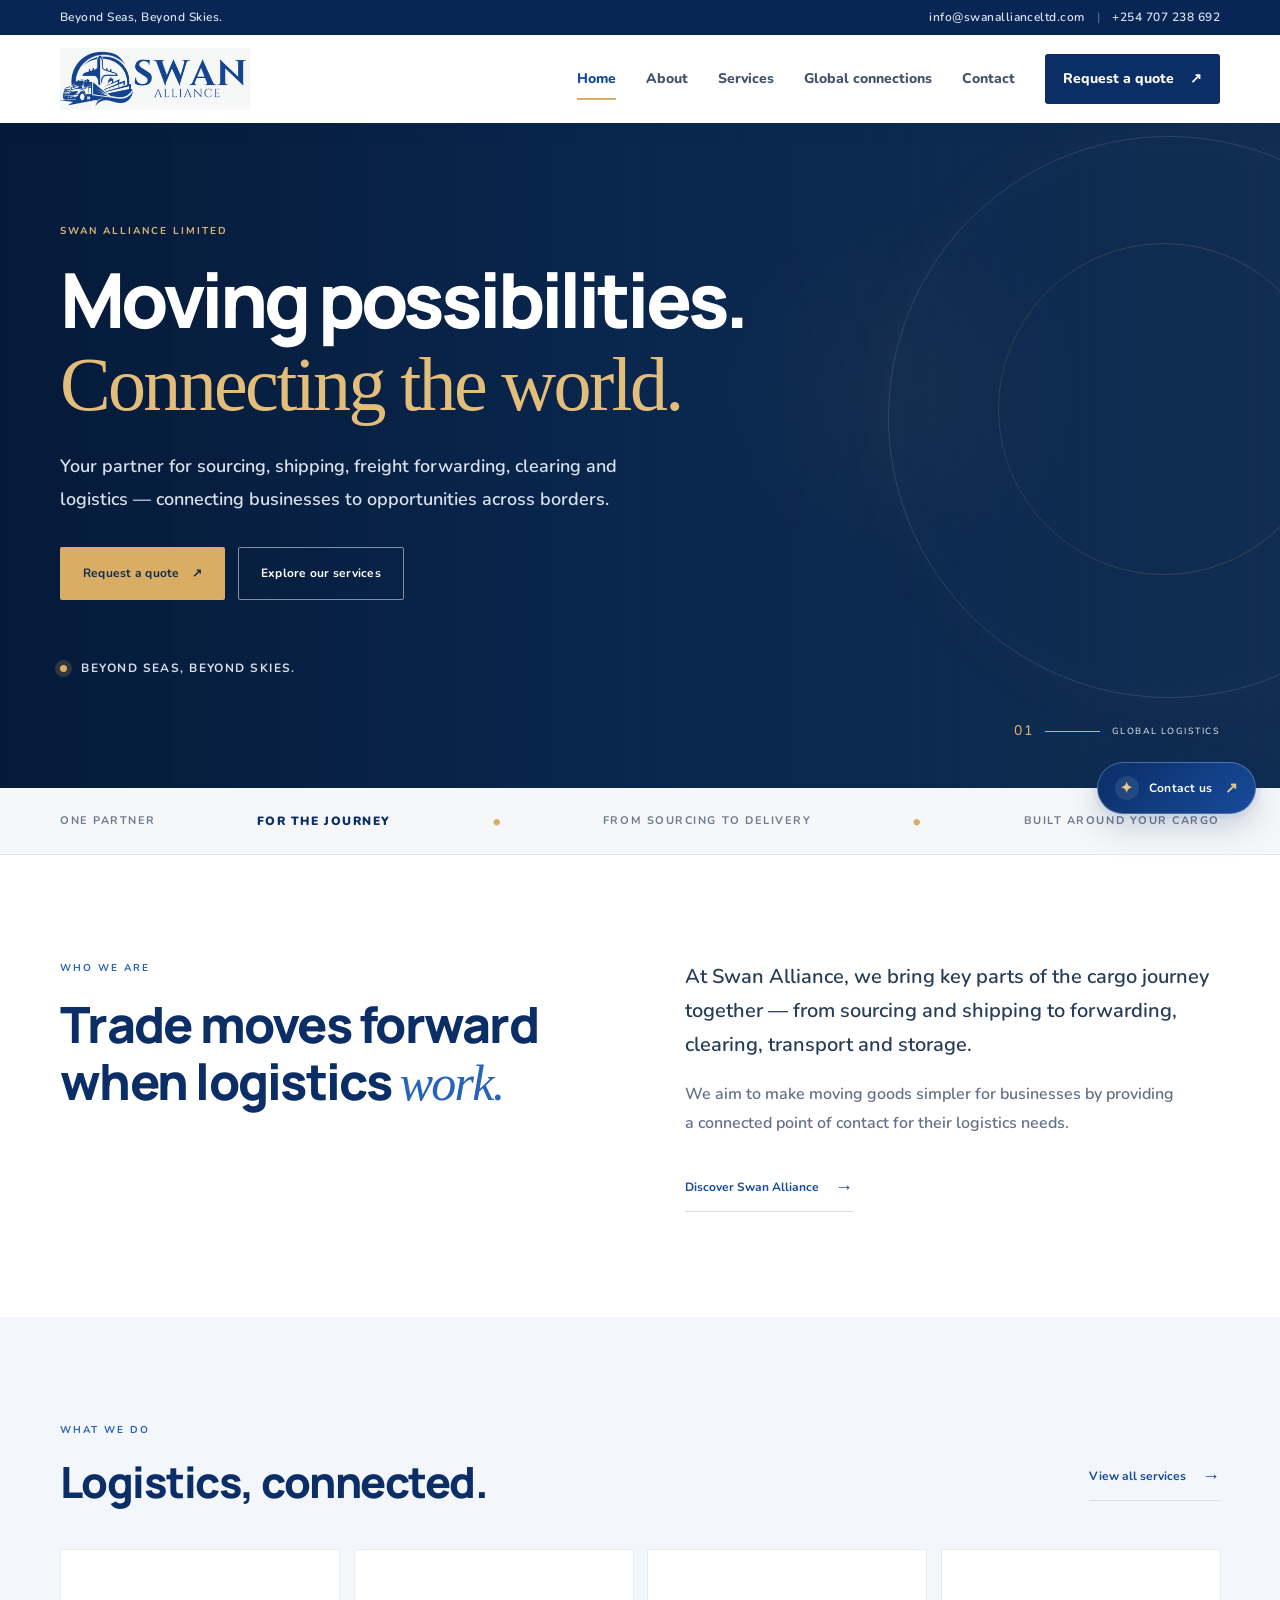
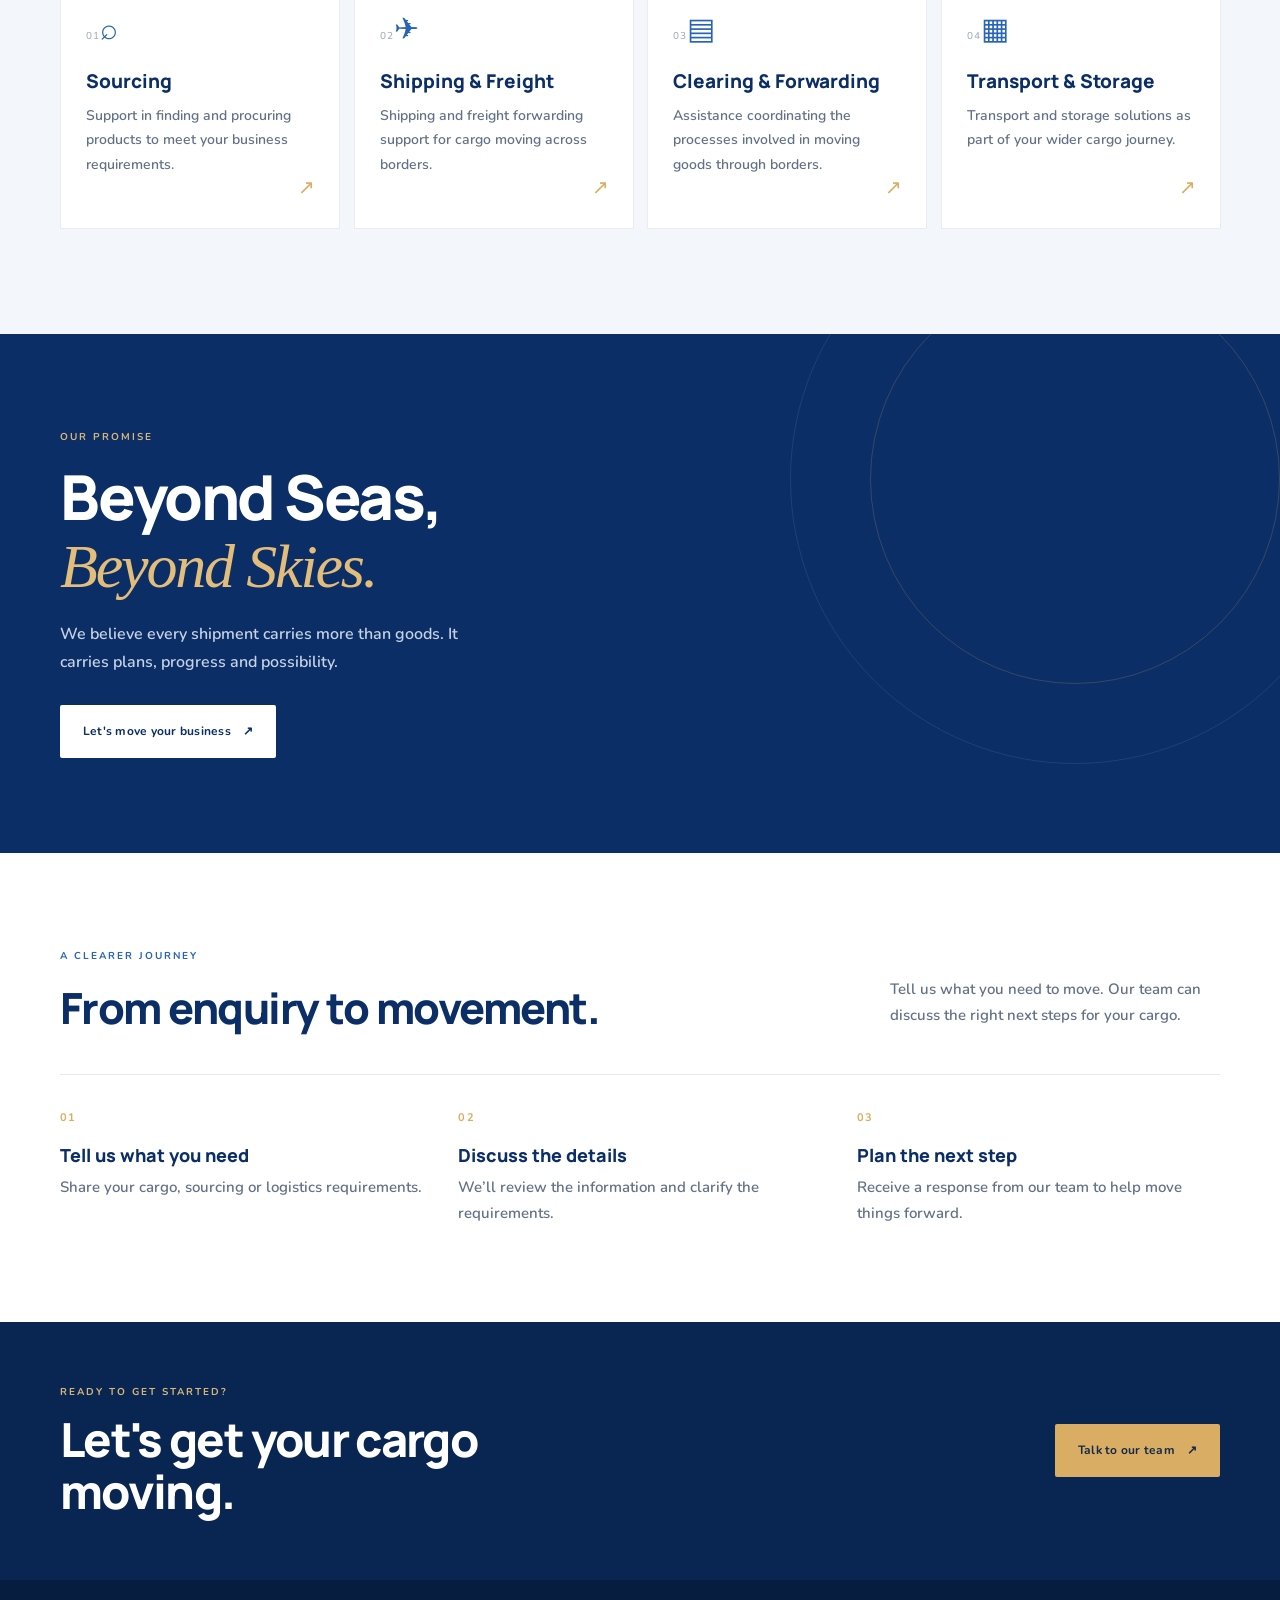
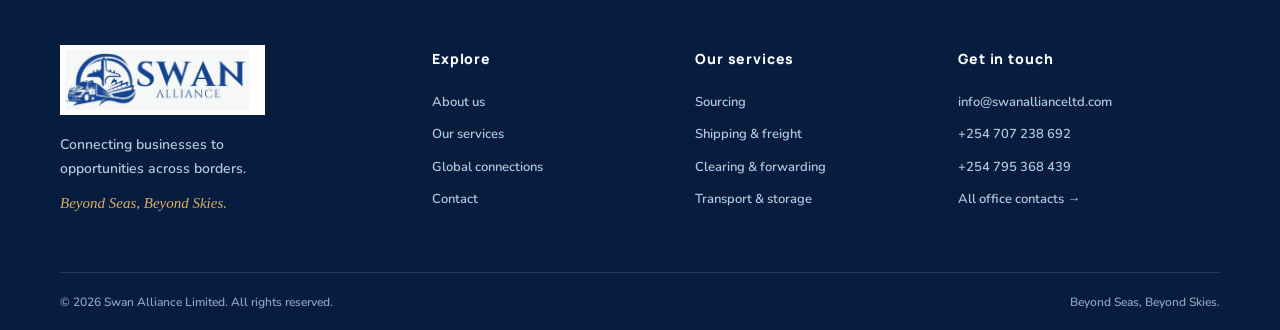
<file: index.html>
<!DOCTYPE html>
<html lang="en">
<head>
  <meta charset="UTF-8"><meta name="viewport" content="width=device-width, initial-scale=1.0">
  <meta name="description" content="Swan Alliance Limited — transport, storage, logistics, sourcing, shipping, forwarding and clearing. Beyond Seas, Beyond Skies.">
  <title>Swan Alliance Limited | Beyond Seas, Beyond Skies</title>
  <link rel="preconnect" href="https://fonts.googleapis.com"><link rel="preconnect" href="https://fonts.gstatic.com" crossorigin>
  <link href="https://fonts.googleapis.com/css2?family=Manrope:wght@400;500;600;700;800&family=Nunito:wght@400;500;600;700;800;900&display=swap" rel="stylesheet">
  <link rel="stylesheet" href="assets/style.css">
</head>
<body>
<div id="site-header"></div>
<main>
  <section class="hero hero-home">
    <div class="hero-shade"></div>
    <div class="container hero-content">
      <p class="eyebrow light">SWAN ALLIANCE LIMITED</p>
      <h1>Moving possibilities.<br><span>Connecting the world.</span></h1>
      <p class="hero-lead">Your partner for sourcing, shipping, freight forwarding, clearing and logistics — connecting businesses to opportunities across borders.</p>
      <div class="hero-actions"><a class="btn btn-gold" href="contact.html#quote">Request a quote <span>↗</span></a><a class="btn btn-outline-light" href="services.html">Explore our services</a></div>
      <div class="hero-note"><span class="pulse"></span> Beyond Seas, Beyond Skies.</div>
    </div>
    <div class="hero-index"><span>01</span><span class="index-line"></span><span>GLOBAL LOGISTICS</span></div>
  </section>

  <section class="trust-strip"><div class="container trust-inner"><span>ONE PARTNER</span><b>FOR THE JOURNEY</b><span class="trust-dot">•</span><span>FROM SOURCING TO DELIVERY</span><span class="trust-dot">•</span><span>BUILT AROUND YOUR CARGO</span></div></section>

  <section class="section intro-section">
    <div class="container two-col intro-grid">
      <div><p class="eyebrow">WHO WE ARE</p><h2>Trade moves forward<br>when logistics <em>work.</em></h2></div>
      <div class="intro-copy"><p class="large-copy">At Swan Alliance, we bring key parts of the cargo journey together — from sourcing and shipping to forwarding, clearing, transport and storage.</p><p>We aim to make moving goods simpler for businesses by providing a connected point of contact for their logistics needs.</p><a class="text-link" href="about.html">Discover Swan Alliance <span>→</span></a></div>
    </div>
  </section>

  <section class="section services-preview">
    <div class="container">
      <div class="section-heading"><div><p class="eyebrow">WHAT WE DO</p><h2>Logistics, connected.</h2></div><a class="text-link" href="services.html">View all services <span>→</span></a></div>
      <div class="service-grid">
        <a class="service-card" href="services.html#sourcing"><span class="card-number">01</span><div class="service-icon">⌕</div><h3>Sourcing</h3><p>Support in finding and procuring products to meet your business requirements.</p><span class="card-arrow">↗</span></a>
        <a class="service-card" href="services.html#shipping"><span class="card-number">02</span><div class="service-icon">✈</div><h3>Shipping & Freight</h3><p>Shipping and freight forwarding support for cargo moving across borders.</p><span class="card-arrow">↗</span></a>
        <a class="service-card" href="services.html#clearing"><span class="card-number">03</span><div class="service-icon">▤</div><h3>Clearing & Forwarding</h3><p>Assistance coordinating the processes involved in moving goods through borders.</p><span class="card-arrow">↗</span></a>
        <a class="service-card" href="services.html#storage"><span class="card-number">04</span><div class="service-icon">▦</div><h3>Transport & Storage</h3><p>Transport and storage solutions as part of your wider cargo journey.</p><span class="card-arrow">↗</span></a>
      </div>
    </div>
  </section>

  <section class="statement-band"><div class="container statement-inner"><p class="eyebrow light">OUR PROMISE</p><h2>Beyond Seas,<br><em>Beyond Skies.</em></h2><p>We believe every shipment carries more than goods. It carries plans, progress and possibility.</p><a class="btn btn-light" href="contact.html">Let's move your business <span>↗</span></a></div><div class="band-orbit orbit-one"></div><div class="band-orbit orbit-two"></div></section>

  <section class="section process-section"><div class="container"><div class="section-heading"><div><p class="eyebrow">A CLEARER JOURNEY</p><h2>From enquiry to movement.</h2></div><p class="heading-note">Tell us what you need to move. Our team can discuss the right next steps for your cargo.</p></div><div class="process-grid"><div><span>01</span><h3>Tell us what you need</h3><p>Share your cargo, sourcing or logistics requirements.</p></div><div><span>02</span><h3>Discuss the details</h3><p>We’ll review the information and clarify the requirements.</p></div><div><span>03</span><h3>Plan the next step</h3><p>Receive a response from our team to help move things forward.</p></div></div></div></section>
  <section class="cta-section"><div class="container cta-inner"><div><p class="eyebrow light">READY TO GET STARTED?</p><h2>Let's get your cargo<br>moving.</h2></div><a class="btn btn-gold" href="contact.html#quote">Talk to our team <span>↗</span></a></div></section>
</main>
<div id="site-footer"></div><script src="assets/site.js"></script></body></html>
</file>
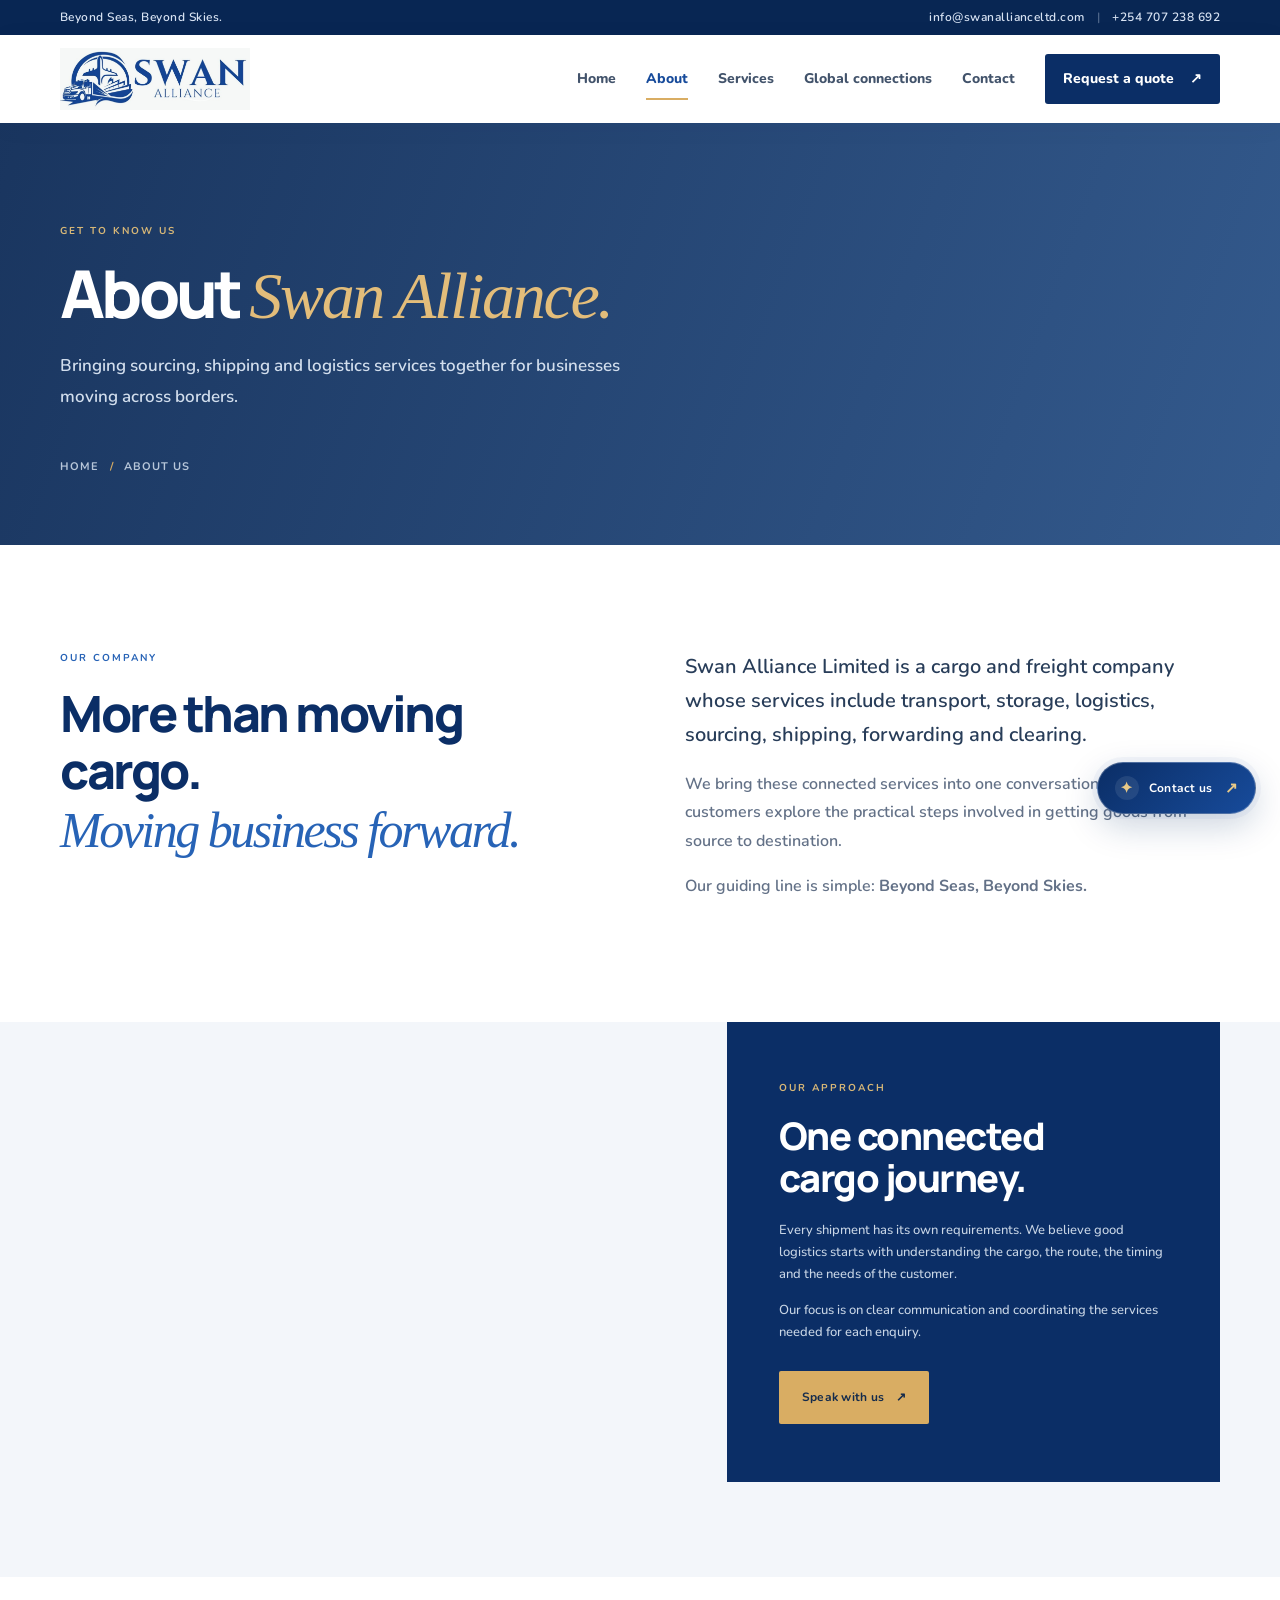
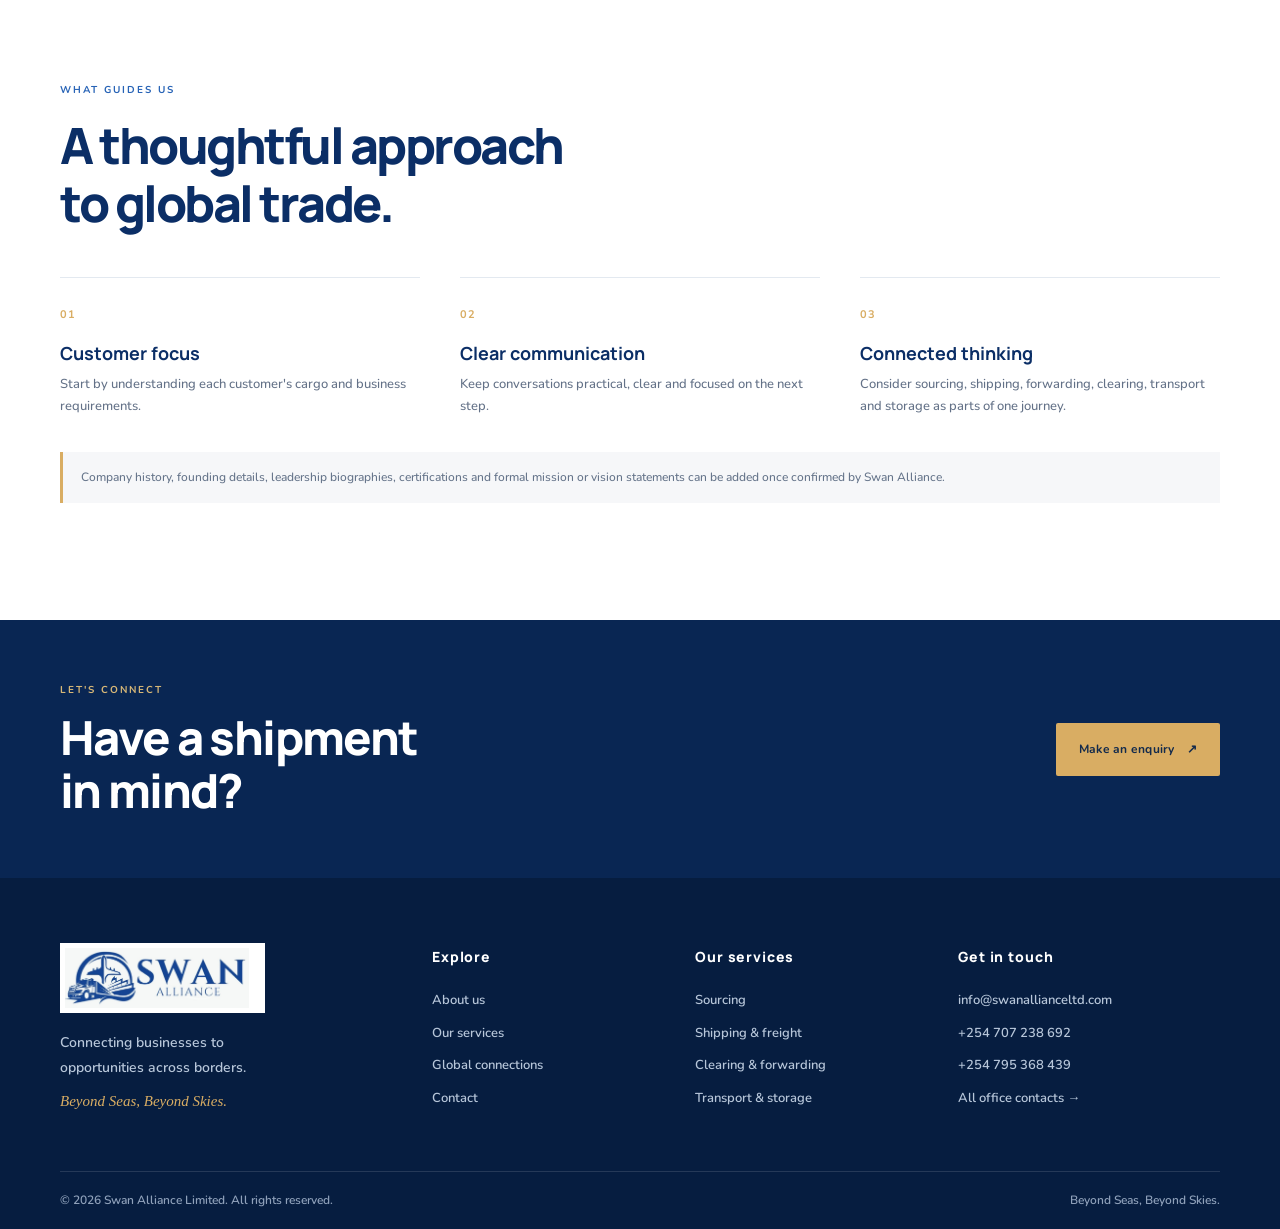
<file: about.html>
<!DOCTYPE html>
<html lang="en"><head><meta charset="UTF-8"><meta name="viewport" content="width=device-width, initial-scale=1.0"><meta name="description" content="Learn about Swan Alliance Limited and our approach to global trade and logistics."><title>About Us | Swan Alliance Limited</title><link rel="preconnect" href="https://fonts.googleapis.com"><link rel="preconnect" href="https://fonts.gstatic.com" crossorigin><link href="https://fonts.googleapis.com/css2?family=Manrope:wght@400;500;600;700;800&family=Nunito:wght@400;500;600;700;800;900&display=swap" rel="stylesheet"><link rel="stylesheet" href="assets/style.css"></head>
<body><div id="site-header"></div><main>
<section class="page-hero"><div class="container"><p class="eyebrow light">GET TO KNOW US</p><h1>About <em>Swan Alliance.</em></h1><p>Bringing sourcing, shipping and logistics services together for businesses moving across borders.</p><div class="breadcrumbs"><a href="index.html">Home</a><span>/</span>About us</div></div></section>
<section class="section"><div class="container two-col about-lead"><div><p class="eyebrow">OUR COMPANY</p><h2>More than moving cargo.<br><em>Moving business forward.</em></h2></div><div><p class="large-copy">Swan Alliance Limited is a cargo and freight company whose services include transport, storage, logistics, sourcing, shipping, forwarding and clearing.</p><p>We bring these connected services into one conversation, helping customers explore the practical steps involved in getting goods from source to destination.</p><p>Our guiding line is simple: <strong>Beyond Seas, Beyond Skies.</strong></p></div></div></section>
<section class="about-image-section"><div class="container image-story"><div class="story-image"></div><div class="story-panel"><p class="eyebrow light">OUR APPROACH</p><h2>One connected<br>cargo journey.</h2><p>Every shipment has its own requirements. We believe good logistics starts with understanding the cargo, the route, the timing and the needs of the customer.</p><p>Our focus is on clear communication and coordinating the services needed for each enquiry.</p><a class="btn btn-gold" href="contact.html">Speak with us <span>↗</span></a></div></div></section>
<section class="section values-section"><div class="container"><p class="eyebrow">WHAT GUIDES US</p><h2>A thoughtful approach<br>to global trade.</h2><div class="value-grid"><article><span>01</span><h3>Customer focus</h3><p>Start by understanding each customer's cargo and business requirements.</p></article><article><span>02</span><h3>Clear communication</h3><p>Keep conversations practical, clear and focused on the next step.</p></article><article><span>03</span><h3>Connected thinking</h3><p>Consider sourcing, shipping, forwarding, clearing, transport and storage as parts of one journey.</p></article></div><p class="disclaimer-note">Company history, founding details, leadership biographies, certifications and formal mission or vision statements can be added once confirmed by Swan Alliance.</p></div></section>
<section class="cta-section"><div class="container cta-inner"><div><p class="eyebrow light">LET'S CONNECT</p><h2>Have a shipment<br>in mind?</h2></div><a class="btn btn-gold" href="contact.html#quote">Make an enquiry <span>↗</span></a></div></section>
</main><div id="site-footer"></div><script src="assets/site.js"></script></body></html>
</file>
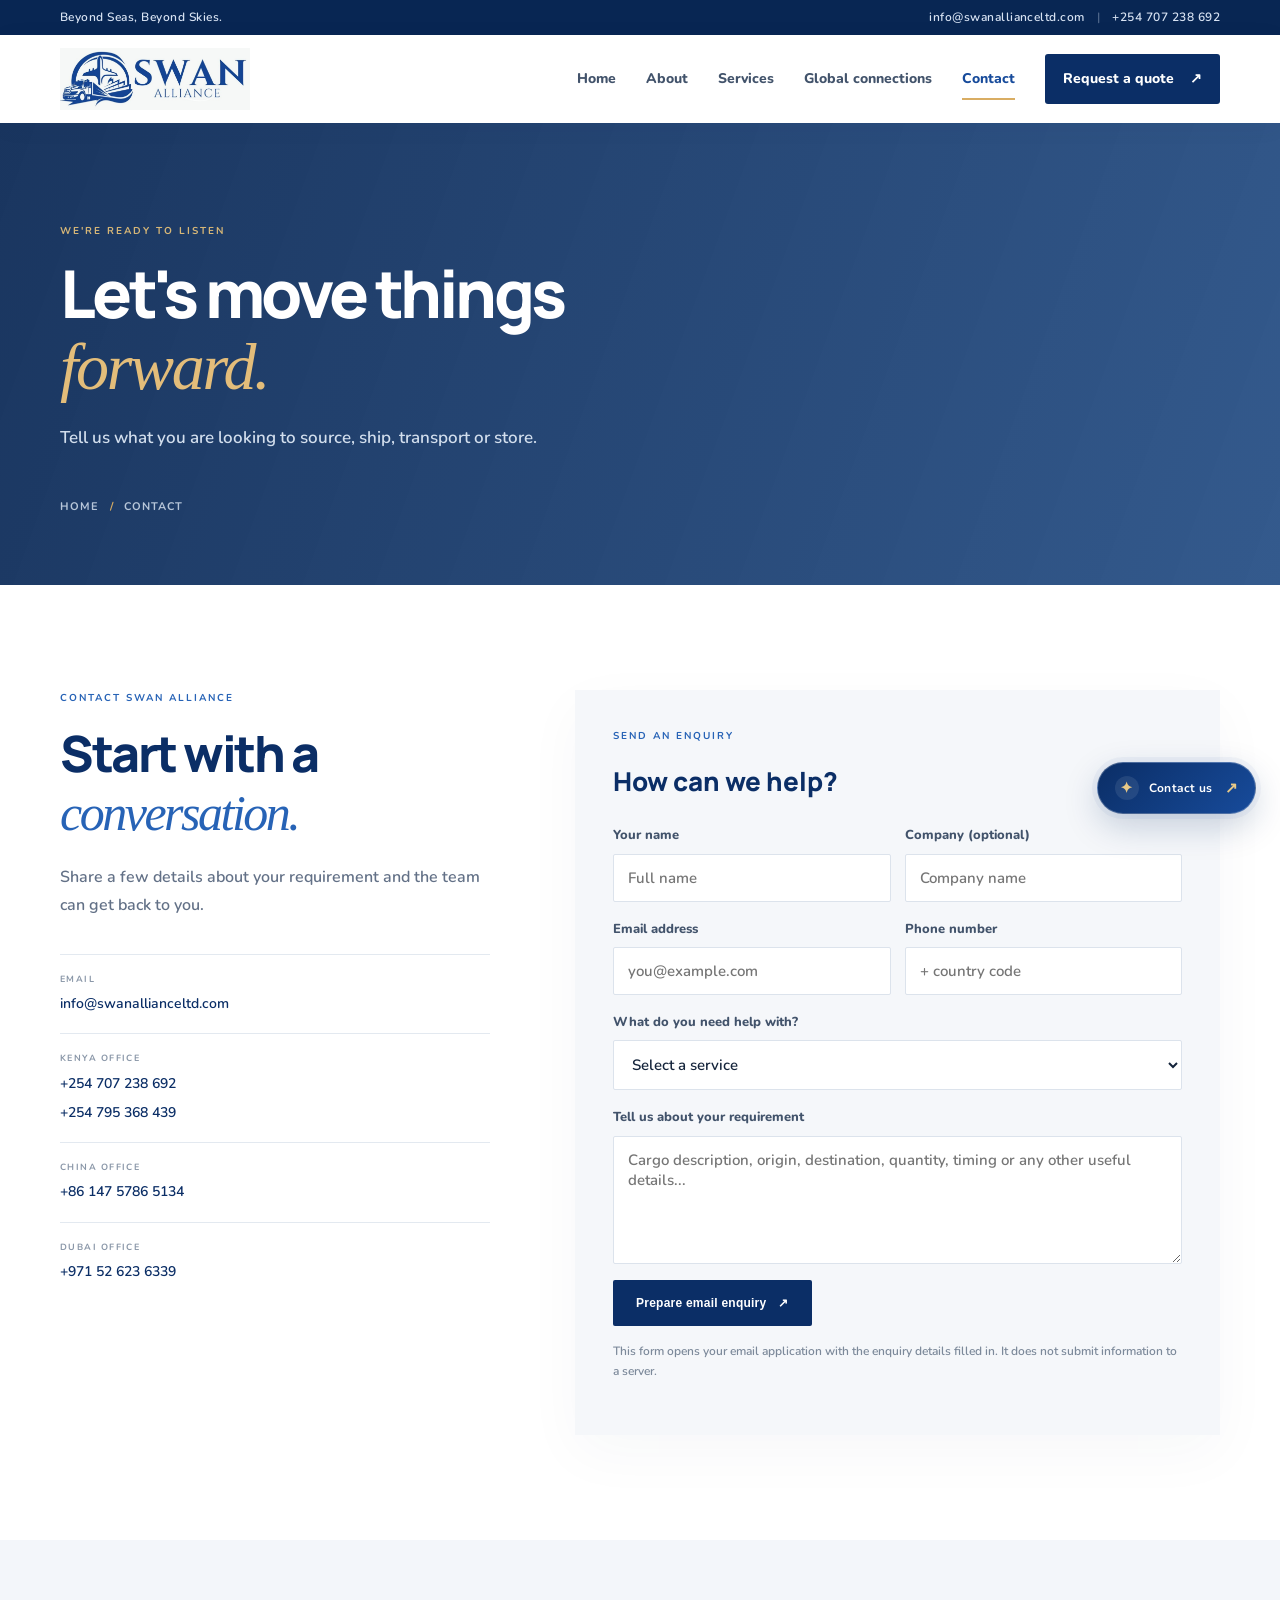
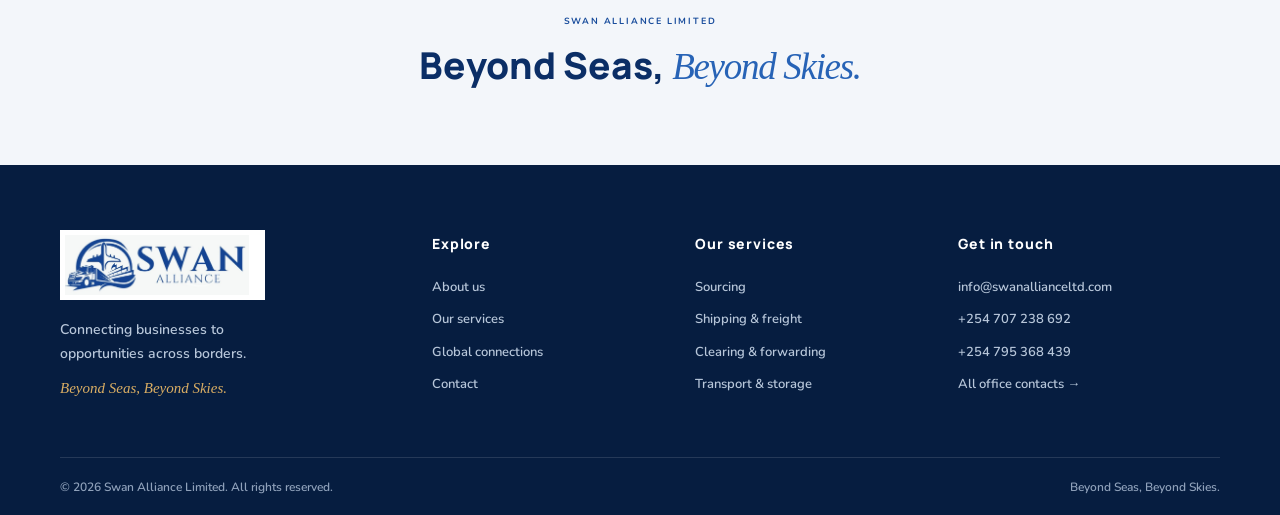
<file: contact.html>
<!DOCTYPE html>
<html lang="en"><head><meta charset="UTF-8"><meta name="viewport" content="width=device-width, initial-scale=1.0"><meta name="description" content="Contact Swan Alliance Limited in Kenya, China or Dubai. Request information about sourcing, shipping, freight and logistics."><title>Contact | Swan Alliance Limited</title><link rel="preconnect" href="https://fonts.googleapis.com"><link rel="preconnect" href="https://fonts.gstatic.com" crossorigin><link href="https://fonts.googleapis.com/css2?family=Manrope:wght@400;500;600;700;800&family=Nunito:wght@400;500;600;700;800;900&display=swap" rel="stylesheet"><link rel="stylesheet" href="assets/style.css"></head>
<body><div id="site-header"></div><main>
<section class="page-hero"><div class="container"><p class="eyebrow light">WE'RE READY TO LISTEN</p><h1>Let's move things<br><em>forward.</em></h1><p>Tell us what you are looking to source, ship, transport or store.</p><div class="breadcrumbs"><a href="index.html">Home</a><span>/</span>Contact</div></div></section>
<section class="section contact-section"><div class="container contact-layout"><div class="contact-info"><p class="eyebrow">CONTACT SWAN ALLIANCE</p><h2>Start with a<br><em>conversation.</em></h2><p class="large-copy">Share a few details about your requirement and the team can get back to you.</p><div class="contact-block"><span class="contact-label">EMAIL</span><a href="mailto:info@swanallianceltd.com">info@swanallianceltd.com</a></div><div class="contact-block"><span class="contact-label">KENYA OFFICE</span><a href="tel:+254707238692">+254 707 238 692</a><a href="tel:+254795368439">+254 795 368 439</a></div><div class="contact-block"><span class="contact-label">CHINA OFFICE</span><a href="tel:+8614757865134">+86 147 5786 5134</a></div><div class="contact-block"><span class="contact-label">DUBAI OFFICE</span><a href="tel:+971526236339">+971 52 623 6339</a></div></div>
<div class="form-panel" id="quote"><p class="eyebrow">SEND AN ENQUIRY</p><h3>How can we help?</h3><form id="quote-form">
<div class="form-row"><label>Your name<input name="name" required placeholder="Full name"></label><label>Company (optional)<input name="company" placeholder="Company name"></label></div>
<div class="form-row"><label>Email address<input type="email" name="email" required placeholder="you@example.com"></label><label>Phone number<input name="phone" placeholder="+ country code"></label></div>
<label>What do you need help with?<select name="service" required><option value="">Select a service</option><option>Sourcing</option><option>Shipping & freight</option><option>Freight forwarding</option><option>Clearing</option><option>Transport</option><option>Storage</option><option>General logistics enquiry</option><option>Other</option></select></label>
<label>Tell us about your requirement<textarea name="message" rows="5" required placeholder="Cargo description, origin, destination, quantity, timing or any other useful details..."></textarea></label>
<button class="btn btn-blue submit-btn" type="submit">Prepare email enquiry <span>↗</span></button><p class="form-note">This form opens your email application with the enquiry details filled in. It does not submit information to a server.</p><p id="form-feedback" class="form-feedback" role="status"></p>
</form></div></div></section>
<section class="closing-line"><div class="container"><p>SWAN ALLIANCE LIMITED</p><h2>Beyond Seas, <em>Beyond Skies.</em></h2></div></section>
</main><div id="site-footer"></div><script src="assets/site.js"></script></body></html>
</file>
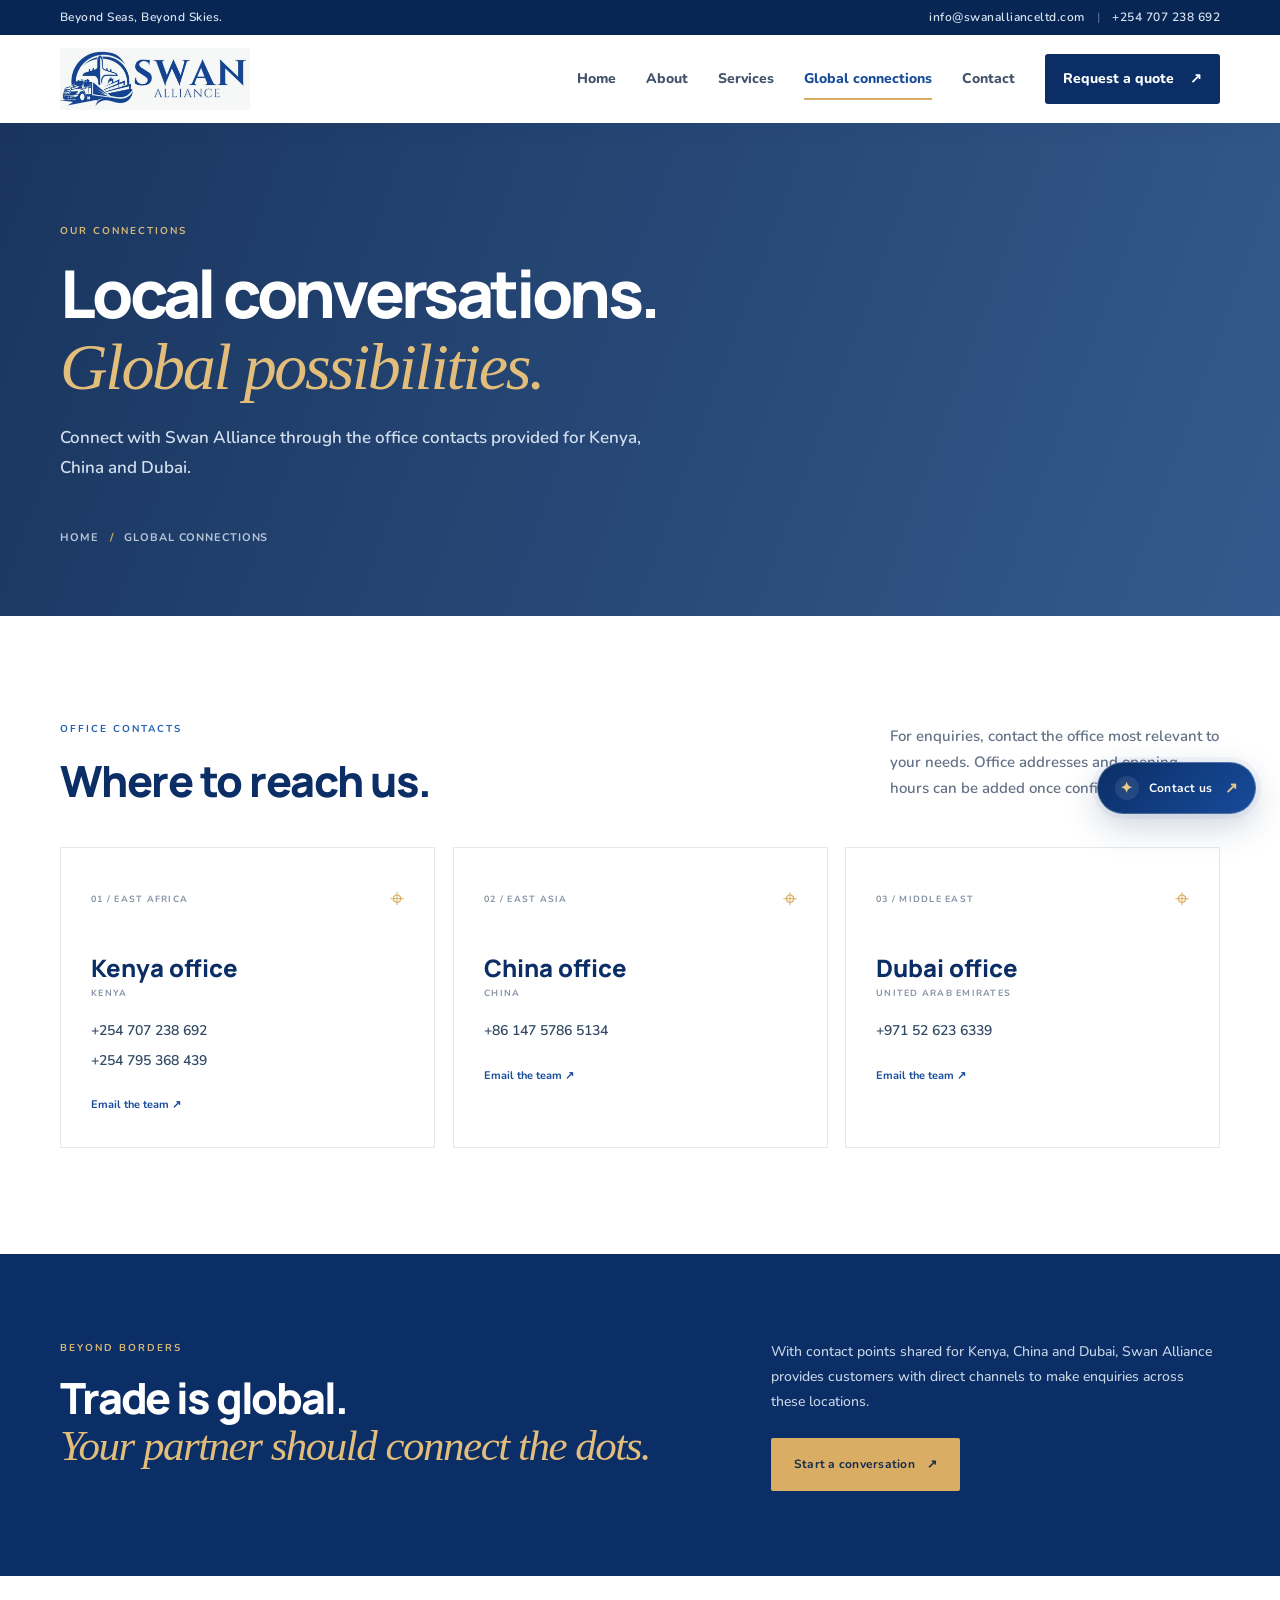
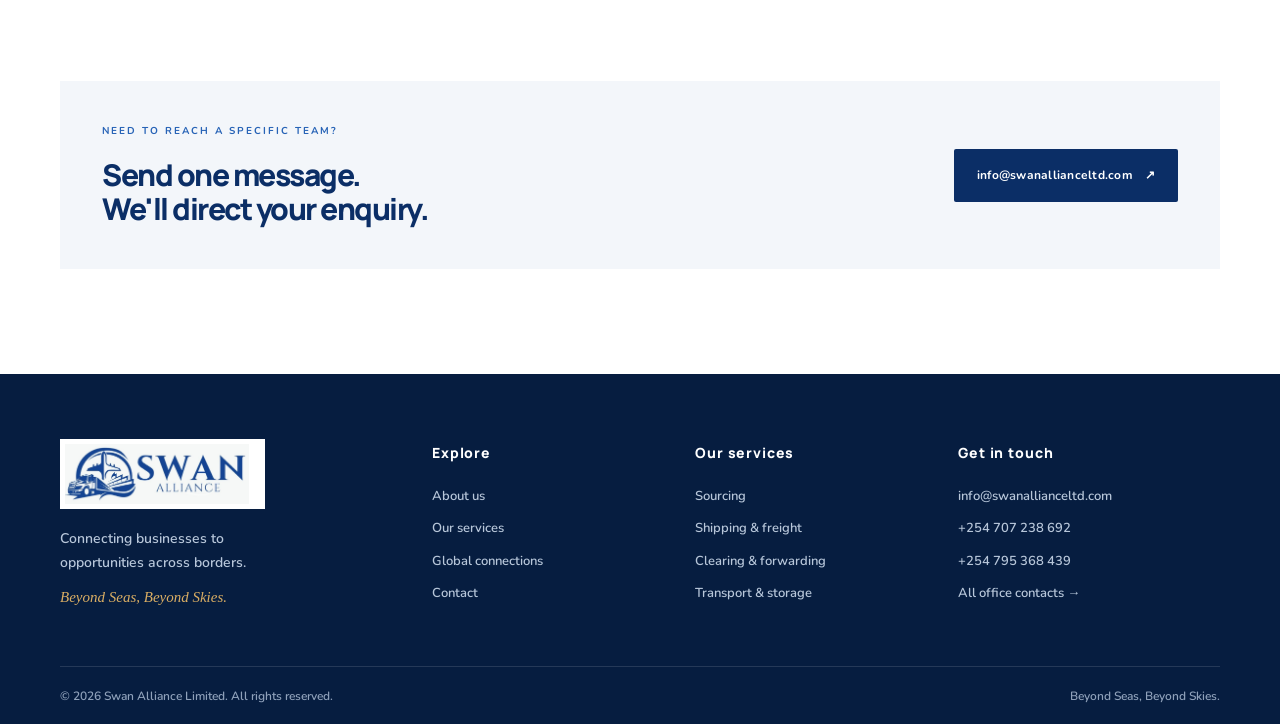
<file: global-network.html>
<!DOCTYPE html>
<html lang="en"><head><meta charset="UTF-8"><meta name="viewport" content="width=device-width, initial-scale=1.0"><meta name="description" content="Connect with Swan Alliance Limited's offices in Kenya, China and Dubai."><title>Global Connections | Swan Alliance Limited</title><link rel="preconnect" href="https://fonts.googleapis.com"><link rel="preconnect" href="https://fonts.gstatic.com" crossorigin><link href="https://fonts.googleapis.com/css2?family=Manrope:wght@400;500;600;700;800&family=Nunito:wght@400;500;600;700;800;900&display=swap" rel="stylesheet"><link rel="stylesheet" href="assets/style.css"></head>
<body><div id="site-header"></div><main>
<section class="page-hero"><div class="container"><p class="eyebrow light">OUR CONNECTIONS</p><h1>Local conversations.<br><em>Global possibilities.</em></h1><p>Connect with Swan Alliance through the office contacts provided for Kenya, China and Dubai.</p><div class="breadcrumbs"><a href="index.html">Home</a><span>/</span>Global connections</div></div></section>
<section class="section"><div class="container"><div class="section-heading"><div><p class="eyebrow">OFFICE CONTACTS</p><h2>Where to reach us.</h2></div><p class="heading-note">For enquiries, contact the office most relevant to your needs. Office addresses and opening hours can be added once confirmed.</p></div>
<div class="office-grid">
<article class="office-card"><div class="office-top"><span class="office-tag">01 / EAST AFRICA</span><span class="office-icon">⌖</span></div><h3>Kenya office</h3><p class="office-country">KENYA</p><a href="tel:+254707238692">+254 707 238 692</a><a href="tel:+254795368439">+254 795 368 439</a><a class="office-email" href="mailto:info@swanallianceltd.com">Email the team ↗</a></article>
<article class="office-card"><div class="office-top"><span class="office-tag">02 / EAST ASIA</span><span class="office-icon">⌖</span></div><h3>China office</h3><p class="office-country">CHINA</p><a href="tel:+8614757865134">+86 147 5786 5134</a><a class="office-email" href="mailto:info@swanallianceltd.com">Email the team ↗</a></article>
<article class="office-card"><div class="office-top"><span class="office-tag">03 / MIDDLE EAST</span><span class="office-icon">⌖</span></div><h3>Dubai office</h3><p class="office-country">UNITED ARAB EMIRATES</p><a href="tel:+971526236339">+971 52 623 6339</a><a class="office-email" href="mailto:info@swanallianceltd.com">Email the team ↗</a></article>
</div></div></section>
<section class="network-band"><div class="container network-inner"><div><p class="eyebrow light">BEYOND BORDERS</p><h2>Trade is global.<br><em>Your partner should connect the dots.</em></h2></div><div class="network-copy"><p>With contact points shared for Kenya, China and Dubai, Swan Alliance provides customers with direct channels to make enquiries across these locations.</p><a class="btn btn-gold" href="contact.html">Start a conversation <span>↗</span></a></div></div></section>
<section class="section"><div class="container"><div class="simple-callout"><div><p class="eyebrow">NEED TO REACH A SPECIFIC TEAM?</p><h2>Send one message.<br>We'll direct your enquiry.</h2></div><a class="btn btn-blue" href="mailto:info@swanallianceltd.com">info@swanallianceltd.com <span>↗</span></a></div></div></section>
</main><div id="site-footer"></div><script src="assets/site.js"></script></body></html>
</file>
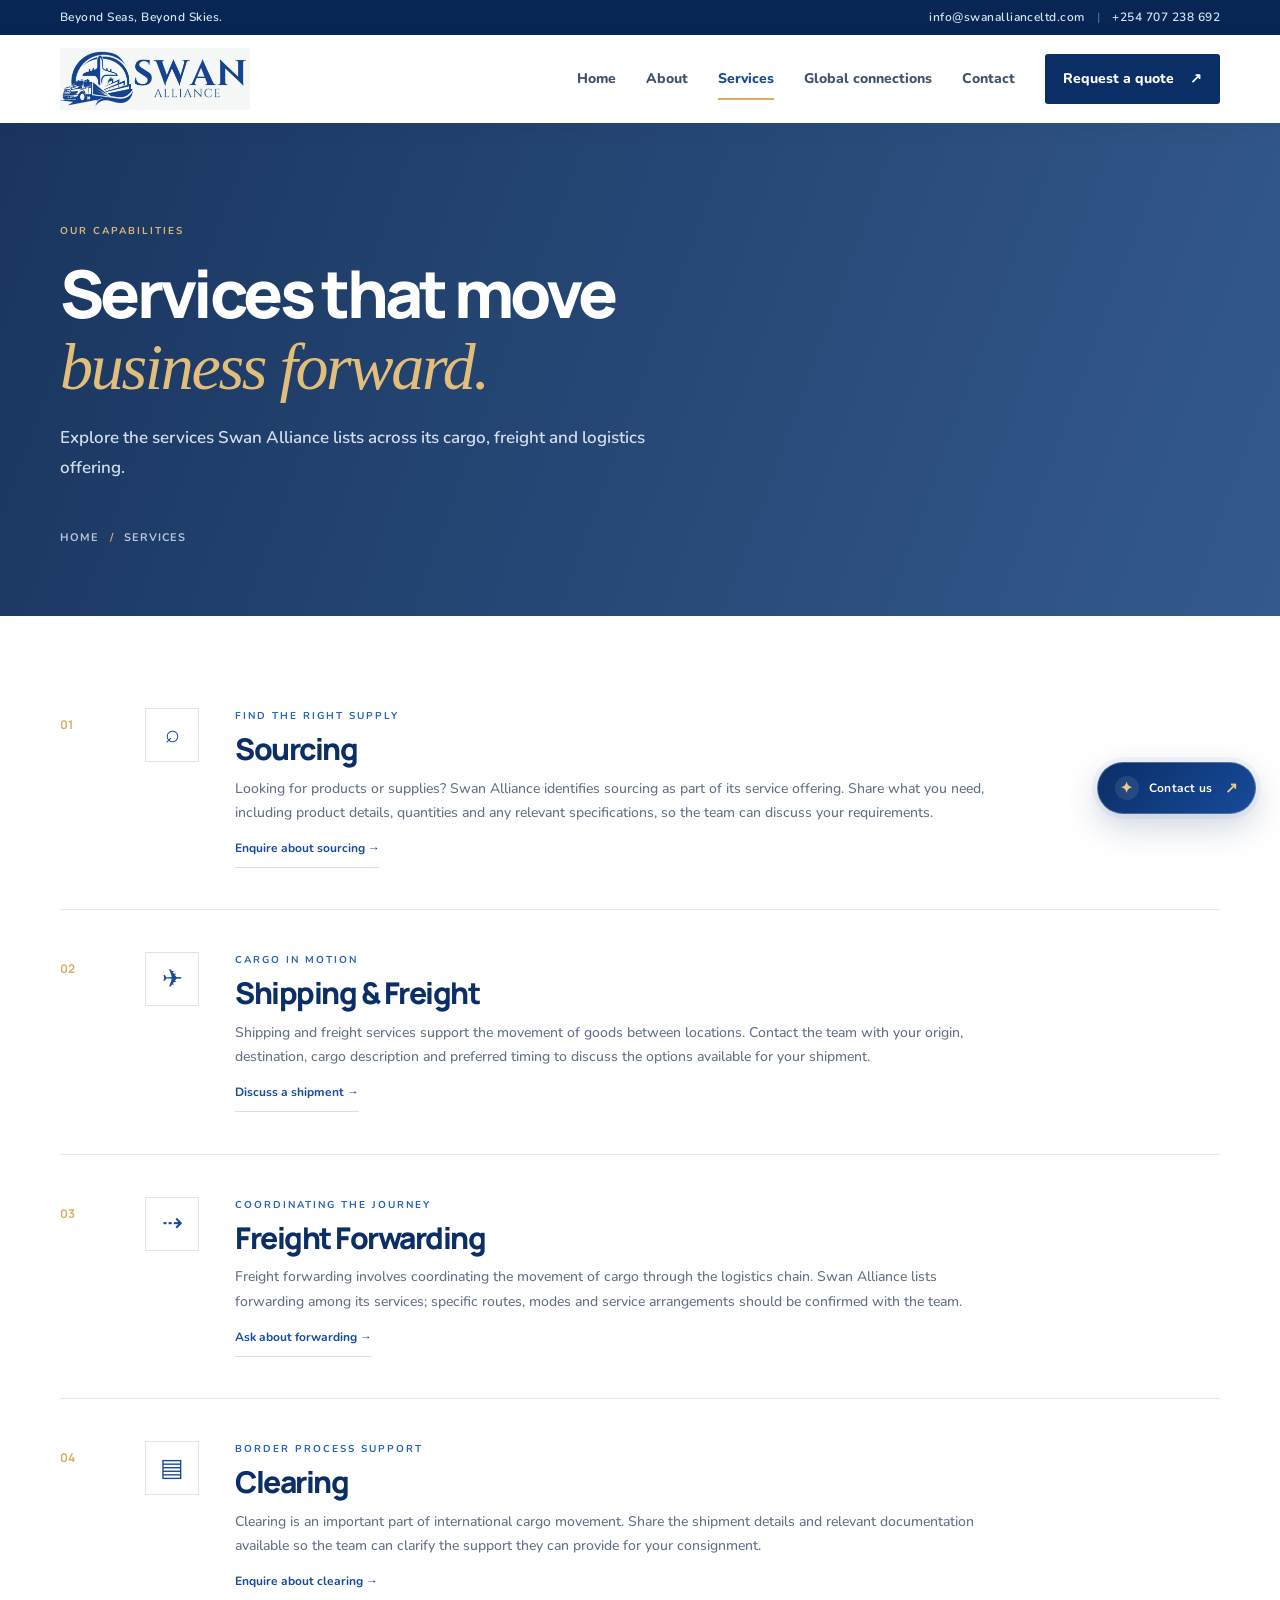
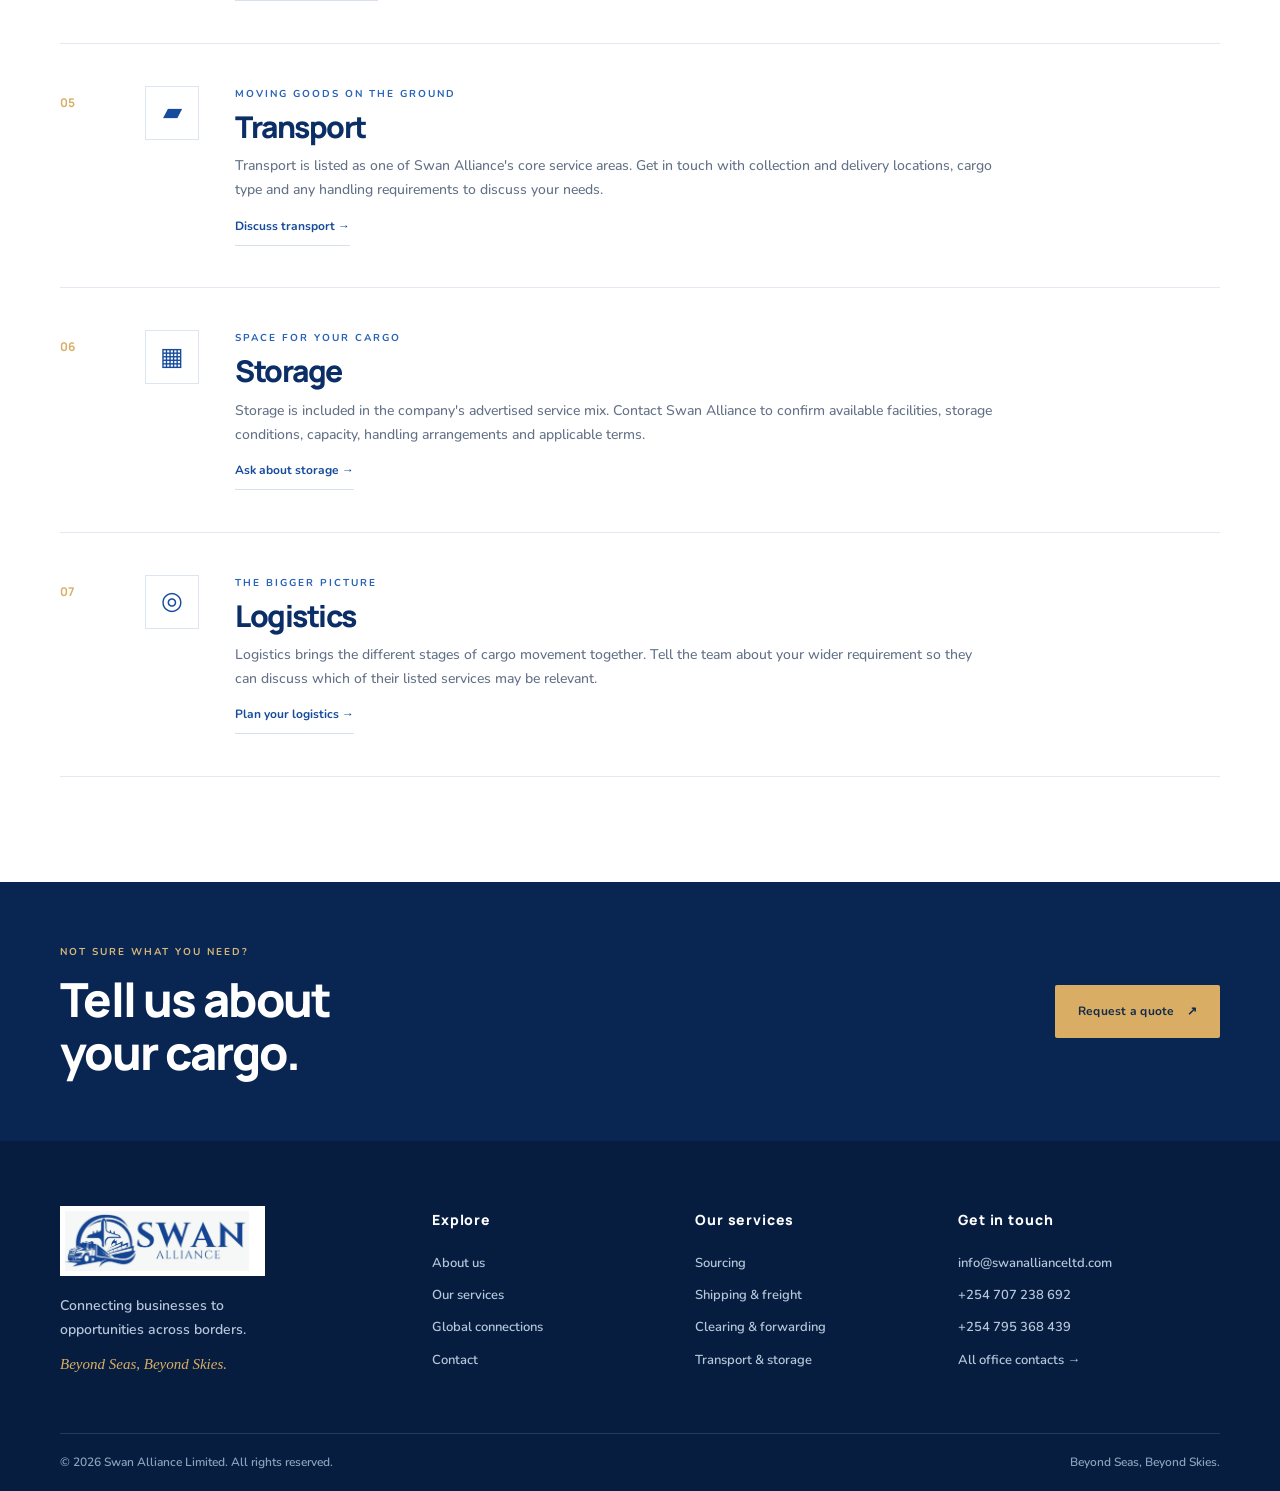
<file: services.html>
<!DOCTYPE html>
<html lang="en"><head><meta charset="UTF-8"><meta name="viewport" content="width=device-width, initial-scale=1.0"><meta name="description" content="Explore Swan Alliance Limited services: sourcing, shipping, freight forwarding, clearing, transport, storage and logistics."><title>Services | Swan Alliance Limited</title><link rel="preconnect" href="https://fonts.googleapis.com"><link rel="preconnect" href="https://fonts.gstatic.com" crossorigin><link href="https://fonts.googleapis.com/css2?family=Manrope:wght@400;500;600;700;800&family=Nunito:wght@400;500;600;700;800;900&display=swap" rel="stylesheet"><link rel="stylesheet" href="assets/style.css"></head>
<body><div id="site-header"></div><main>
<section class="page-hero"><div class="container"><p class="eyebrow light">OUR CAPABILITIES</p><h1>Services that move<br><em>business forward.</em></h1><p>Explore the services Swan Alliance lists across its cargo, freight and logistics offering.</p><div class="breadcrumbs"><a href="index.html">Home</a><span>/</span>Services</div></div></section>
<section class="section service-detail-section"><div class="container">
<div class="service-detail" id="sourcing"><div class="detail-number">01</div><div class="detail-symbol">⌕</div><div><p class="eyebrow">FIND THE RIGHT SUPPLY</p><h2>Sourcing</h2><p>Looking for products or supplies? Swan Alliance identifies sourcing as part of its service offering. Share what you need, including product details, quantities and any relevant specifications, so the team can discuss your requirements.</p><a class="text-link" href="contact.html#quote">Enquire about sourcing →</a></div></div>
<div class="service-detail" id="shipping"><div class="detail-number">02</div><div class="detail-symbol">✈</div><div><p class="eyebrow">CARGO IN MOTION</p><h2>Shipping & Freight</h2><p>Shipping and freight services support the movement of goods between locations. Contact the team with your origin, destination, cargo description and preferred timing to discuss the options available for your shipment.</p><a class="text-link" href="contact.html#quote">Discuss a shipment →</a></div></div>
<div class="service-detail" id="forwarding"><div class="detail-number">03</div><div class="detail-symbol">⇢</div><div><p class="eyebrow">COORDINATING THE JOURNEY</p><h2>Freight Forwarding</h2><p>Freight forwarding involves coordinating the movement of cargo through the logistics chain. Swan Alliance lists forwarding among its services; specific routes, modes and service arrangements should be confirmed with the team.</p><a class="text-link" href="contact.html#quote">Ask about forwarding →</a></div></div>
<div class="service-detail" id="clearing"><div class="detail-number">04</div><div class="detail-symbol">▤</div><div><p class="eyebrow">BORDER PROCESS SUPPORT</p><h2>Clearing</h2><p>Clearing is an important part of international cargo movement. Share the shipment details and relevant documentation available so the team can clarify the support they can provide for your consignment.</p><a class="text-link" href="contact.html#quote">Enquire about clearing →</a></div></div>
<div class="service-detail" id="transport"><div class="detail-number">05</div><div class="detail-symbol">▰</div><div><p class="eyebrow">MOVING GOODS ON THE GROUND</p><h2>Transport</h2><p>Transport is listed as one of Swan Alliance's core service areas. Get in touch with collection and delivery locations, cargo type and any handling requirements to discuss your needs.</p><a class="text-link" href="contact.html#quote">Discuss transport →</a></div></div>
<div class="service-detail" id="storage"><div class="detail-number">06</div><div class="detail-symbol">▦</div><div><p class="eyebrow">SPACE FOR YOUR CARGO</p><h2>Storage</h2><p>Storage is included in the company's advertised service mix. Contact Swan Alliance to confirm available facilities, storage conditions, capacity, handling arrangements and applicable terms.</p><a class="text-link" href="contact.html#quote">Ask about storage →</a></div></div>
<div class="service-detail" id="logistics"><div class="detail-number">07</div><div class="detail-symbol">◎</div><div><p class="eyebrow">THE BIGGER PICTURE</p><h2>Logistics</h2><p>Logistics brings the different stages of cargo movement together. Tell the team about your wider requirement so they can discuss which of their listed services may be relevant.</p><a class="text-link" href="contact.html#quote">Plan your logistics →</a></div></div>
</div></section>
<section class="cta-section"><div class="container cta-inner"><div><p class="eyebrow light">NOT SURE WHAT YOU NEED?</p><h2>Tell us about<br>your cargo.</h2></div><a class="btn btn-gold" href="contact.html#quote">Request a quote <span>↗</span></a></div></section>
</main><div id="site-footer"></div><script src="assets/site.js"></script></body></html>
</file>
<file: assets/style.css>
:root{--navy:#0b2e66;--blue:#174b9b;--blue2:#2763b6;--ink:#14243b;--muted:#637187;--gold:#d9ad63;--pale:#f3f6fa;--line:#e3e9f0;--white:#fff;--serif:Georgia,"Times New Roman",serif;--sans:"Nunito",Arial,sans-serif;--head:"Manrope",Arial,sans-serif}
*{box-sizing:border-box}html{scroll-behavior:smooth}body{margin:0;color:var(--ink);font-family:var(--sans);line-height:1.65;background:#fff}a{color:inherit;text-decoration:none}img{max-width:100%;display:block}.container{width:min(1160px,calc(100% - 48px));margin:auto}.topbar{background:#082653;color:#d8e3f3;font-size:11px;letter-spacing:.04em}.topbar-inner{height:35px;display:flex;align-items:center;justify-content:space-between}.topbar-inner div{display:flex;gap:12px}.topbar a:hover{color:#fff}.top-sep{opacity:.35}.site-header{height:88px;background:#fff;position:sticky;top:0;z-index:50;box-shadow:0 4px 24px #0b2e660b}.nav-wrap{height:100%;display:flex;align-items:center;justify-content:space-between}.brand{width:205px;display:block}.brand img{width:100%;height:62px;object-fit:contain;object-position:left center}.main-nav{display:flex;align-items:center;gap:30px;font-size:13px;font-weight:700;color:#42536b}.main-nav>a:not(.nav-cta){padding:32px 0;position:relative}.main-nav>a:not(.nav-cta):after{content:"";position:absolute;left:0;bottom:23px;width:0;height:2px;background:var(--gold);transition:.25s}.main-nav>a:hover:after,.main-nav>a.active:after{width:100%}.main-nav>a.active{color:var(--blue)}.nav-cta{background:var(--navy);color:#fff;padding:13px 18px;border-radius:3px}.nav-cta span,.btn span{margin-left:12px}.menu-toggle{display:none;border:0;background:none;padding:10px}.menu-toggle span{display:block;width:25px;height:2px;background:var(--navy);margin:6px}
.hero{min-height:660px;position:relative;background:#132f53 url("https://images.unsplash.com/photo-1494412519320-aa613dfb7738?auto=format&fit=crop&w=2000&q=85") center/cover no-repeat;color:#fff;display:flex;align-items:center;overflow:hidden}.hero-shade{position:absolute;inset:0;background:linear-gradient(90deg,rgba(5,25,55,.94) 0%,rgba(7,36,76,.78) 48%,rgba(7,36,76,.18) 100%)}.hero-content{position:relative;padding:100px 0 110px}.eyebrow{font-size:10px;letter-spacing:.2em;font-weight:700;color:var(--blue2);margin:0 0 18px}.eyebrow.light{color:#d7b777}.hero h1,.page-hero h1{font:800 clamp(44px,6vw,76px)/1.08 var(--head);letter-spacing:-.055em;margin:0;max-width:780px}.hero h1 span,.page-hero h1 em,.statement-inner h2 em,.network-inner h2 em,.closing-line h2 em{font-family:var(--serif);font-weight:400;color:#e3bd7a;letter-spacing:-.035em}.hero-lead{font-size:17px;line-height:1.8;color:#d8e1ed;max-width:600px;margin:25px 0 32px}.hero-actions{display:flex;gap:13px;flex-wrap:wrap}.btn{display:inline-flex;align-items:center;justify-content:center;padding:15px 22px;font-size:12px;font-weight:700;letter-spacing:.02em;border:1px solid transparent;border-radius:2px;transition:.2s}.btn:hover{transform:translateY(-2px)}.btn-gold{background:var(--gold);color:#142b4c}.btn-outline-light{border-color:#ffffff80;color:#fff}.btn-light{background:#fff;color:var(--navy)}.btn-blue{background:var(--navy);color:#fff}.hero-note{margin-top:58px;color:#d5dfeb;font-size:11px;letter-spacing:.12em;text-transform:uppercase}.pulse{display:inline-block;width:7px;height:7px;background:var(--gold);border-radius:50%;margin-right:10px;box-shadow:0 0 0 5px #d9ad6330}.hero-index{position:absolute;right:max(24px,calc((100% - 1160px)/2));bottom:45px;display:flex;align-items:center;gap:12px;font-size:9px;letter-spacing:.16em;color:#d9e1eb}.hero-index>span:first-child{color:var(--gold);font-size:14px}.index-line{height:1px;width:55px;background:#d9ad63}
.trust-strip{background:#f6f7f9;border-bottom:1px solid var(--line)}.trust-inner{min-height:66px;display:flex;justify-content:space-between;align-items:center;gap:20px;font-size:9px;letter-spacing:.14em;color:#6d7b8e}.trust-inner b{color:var(--navy);font-size:11px}.trust-dot{color:var(--gold);font-size:18px}.section{padding:105px 0}.two-col{display:grid;grid-template-columns:1fr 1fr;gap:90px}.intro-grid h2,.section h2,.contact-info h2{font:800 clamp(34px,4vw,50px)/1.15 var(--head);letter-spacing:-.05em;margin:0;color:var(--navy)}.intro-grid h2 em,.about-lead h2 em,.contact-info h2 em{font-family:var(--serif);font-weight:400;color:var(--blue2)}.large-copy{font-size:19px;line-height:1.7;color:#283d59;margin:0 0 18px}.intro-copy>p:not(.large-copy){color:var(--muted);font-size:14px;max-width:500px}.text-link{display:inline-flex;gap:16px;align-items:center;margin-top:18px;color:var(--blue);font-size:12px;font-weight:700;border-bottom:1px solid #d7e0ec;padding-bottom:8px}.text-link span{font-size:18px}.services-preview{background:var(--pale)}.section-heading{display:flex;align-items:end;justify-content:space-between;gap:30px;margin-bottom:42px}.section-heading h2{font-size:43px}.section-heading .text-link{margin-bottom:6px}.service-grid{display:grid;grid-template-columns:repeat(4,1fr);gap:14px}.service-card{position:relative;min-height:280px;background:#fff;padding:30px 25px;border:1px solid #e9edf3;transition:.25s}.service-card:hover{transform:translateY(-6px);box-shadow:0 18px 45px #17345c12;border-color:#d5e0ef}.card-number{font-size:10px;color:#a1adbd;letter-spacing:.12em}.service-icon{font-size:30px;color:var(--blue2);margin:24px 0 12px}.service-card h3{font:700 18px var(--head);color:var(--navy);margin:0 0 10px}.service-card p{font-size:12px;color:var(--muted);line-height:1.7;margin:0}.card-arrow{position:absolute;right:24px;bottom:23px;color:var(--gold);font-size:20px}
.statement-band{position:relative;overflow:hidden;background:var(--navy);color:#fff;padding:95px 0}.statement-inner{position:relative;z-index:2}.statement-inner h2,.network-inner h2{font:800 clamp(40px,5vw,62px)/1.08 var(--head);letter-spacing:-.05em;margin:0 0 20px}.statement-inner>p:not(.eyebrow){color:#c6d3e5;max-width:430px;font-size:14px;margin-bottom:28px}.band-orbit{position:absolute;border:1px solid #ffffff16;border-radius:50%;width:570px;height:570px;right:-80px;top:-140px}.orbit-two{width:410px;height:410px;right:0;top:-60px;border-color:#d9ad6333}.process-section{padding:95px 0}.heading-note{max-width:330px;color:var(--muted);font-size:13px;margin:0 0 4px}.process-grid{display:grid;grid-template-columns:repeat(3,1fr);gap:35px;border-top:1px solid var(--line);padding-top:28px}.process-grid>div>span,.value-grid span{font-size:11px;color:var(--gold);font-weight:700;letter-spacing:.12em}.process-grid h3{font:700 17px var(--head);color:var(--navy);margin:12px 0 7px}.process-grid p{font-size:13px;color:var(--muted);margin:0}.cta-section{background:#092653;color:#fff;padding:62px 0}.cta-inner{display:flex;justify-content:space-between;align-items:center;gap:30px}.cta-inner h2{font:800 clamp(32px,4vw,47px)/1.12 var(--head);letter-spacing:-.04em;margin:0}.cta-inner .eyebrow{margin-bottom:12px}
.page-hero{background:linear-gradient(110deg,#082653ed,#103d79d9),url("https://images.unsplash.com/photo-1516321318423-f06f85e504b3?auto=format&fit=crop&w=1800&q=80") center/cover;color:#fff;padding:100px 0 68px}.page-hero h1{font-size:clamp(42px,5.5vw,66px)}.page-hero>div>p:not(.eyebrow){max-width:600px;color:#d2deed;font-size:15px;margin:20px 0 0}.breadcrumbs{display:flex;gap:11px;margin-top:45px;color:#b7c6d9;font-size:10px;letter-spacing:.08em;text-transform:uppercase}.breadcrumbs span{color:var(--gold)}.about-lead{align-items:start}.about-lead>div:nth-child(2)>p:not(.large-copy){color:var(--muted);font-size:14px}.about-image-section{background:var(--pale);padding:0 0 95px}.image-story{display:grid;grid-template-columns:1.15fr .85fr;min-height:440px}.story-image{background:url("https://images.unsplash.com/photo-1586528116311-ad8dd3c8310d?auto=format&fit=crop&w=1200&q=85") center/cover;min-height:440px}.story-panel{background:var(--navy);color:#fff;padding:58px 52px}.story-panel h2{font:800 38px/1.1 var(--head);letter-spacing:-.04em;margin:0 0 20px}.story-panel>p:not(.eyebrow){color:#c9d6e6;font-size:13px}.story-panel .btn{margin-top:15px}.values-section h2{margin-bottom:45px}.value-grid{display:grid;grid-template-columns:repeat(3,1fr);gap:40px}.value-grid article{border-top:1px solid var(--line);padding-top:22px}.value-grid h3{font:700 18px var(--head);color:var(--navy);margin:13px 0 8px}.value-grid p{font-size:13px;color:var(--muted);margin:0}.disclaimer-note{margin-top:35px;background:#f6f7f9;border-left:3px solid var(--gold);padding:15px 18px;color:#65748a;font-size:12px}
.service-detail-section{padding-top:50px}.service-detail{display:grid;grid-template-columns:65px 70px 1fr;gap:20px;padding:42px 0;border-bottom:1px solid var(--line);scroll-margin-top:120px}.detail-number{font:700 12px var(--head);color:var(--gold);padding-top:8px}.detail-symbol{width:54px;height:54px;display:grid;place-items:center;border:1px solid #dce5f0;color:var(--blue);font-size:25px}.service-detail .eyebrow{margin:0 0 7px}.service-detail h2{font-size:30px;margin-bottom:10px}.service-detail p:not(.eyebrow){font-size:14px;color:var(--muted);max-width:760px;margin:0}.service-detail .text-link{margin-top:13px}
.office-grid{display:grid;grid-template-columns:repeat(3,1fr);gap:18px}.office-card{padding:30px;border:1px solid var(--line);background:#fff;min-height:260px}.office-top{display:flex;justify-content:space-between;align-items:center}.office-tag,.office-country{font-size:9px;letter-spacing:.14em;color:#8592a4;font-weight:700}.office-icon{font-size:25px;color:var(--gold)}.office-card h3{font:800 24px var(--head);color:var(--navy);margin:30px 0 2px}.office-country{margin:0 0 18px}.office-card>a:not(.office-email){display:block;font-size:14px;font-weight:600;color:#314964;margin:5px 0}.office-email{display:inline-block;margin-top:18px;font-size:11px;color:var(--blue);font-weight:700}.network-band{background:var(--navy);color:#fff;padding:85px 0}.network-inner{display:grid;grid-template-columns:1fr .7fr;gap:70px;align-items:center}.network-inner h2{font-size:43px}.network-copy p{font-size:14px;color:#c9d6e6;line-height:1.8;margin:0 0 24px}.simple-callout{background:var(--pale);padding:42px;display:flex;align-items:center;justify-content:space-between;gap:30px}.simple-callout h2{font-size:30px}
.contact-layout{display:grid;grid-template-columns:.8fr 1.2fr;gap:85px;align-items:start}.contact-info h2{margin-bottom:22px}.contact-info>.large-copy{font-size:16px;color:var(--muted);margin-bottom:35px}.contact-block{border-top:1px solid var(--line);padding:17px 0;display:flex;flex-direction:column;gap:5px}.contact-label{font-size:9px;letter-spacing:.16em;color:#8a97a8;font-weight:700}.contact-block a{font-size:14px;color:var(--navy);font-weight:600}.form-panel{background:#f5f7fa;padding:38px}.form-panel h3{font:800 26px var(--head);color:var(--navy);margin:0 0 25px}.form-panel form{display:flex;flex-direction:column;gap:16px}.form-panel label{display:flex;flex-direction:column;gap:7px;font-size:11px;font-weight:700;color:#42536b}.form-row{display:grid;grid-template-columns:1fr 1fr;gap:14px}.form-panel input,.form-panel select,.form-panel textarea{width:100%;border:1px solid #dce3ec;background:#fff;padding:13px 14px;font:13px var(--sans);color:var(--ink);border-radius:2px;outline:none}.form-panel input:focus,.form-panel select:focus,.form-panel textarea:focus{border-color:var(--blue2);box-shadow:0 0 0 3px #2763b615}.form-panel textarea{resize:vertical}.submit-btn{align-self:flex-start;cursor:pointer}.form-note,.form-feedback{font-size:10px;color:#7c899a;margin:0}.form-feedback{color:var(--blue);font-weight:700}.closing-line{background:#f3f6fa;text-align:center;padding:65px 0}.closing-line>div>p{font-size:9px;letter-spacing:.2em;color:var(--blue);font-weight:700}.closing-line h2{font:800 37px var(--head);color:var(--navy);margin:10px 0}.closing-line h2 em{color:var(--blue2)}
.site-footer{background:#061d40;color:#fff;padding:65px 0 0}.footer-main{display:grid;grid-template-columns:1.5fr 1fr 1fr 1.2fr;gap:45px;padding-bottom:55px}.footer-brand img{width:205px;height:70px;object-fit:contain;object-position:left center;background:#fff;padding:5px}.footer-brand p{color:#b7c6d9;font-size:12px;max-width:230px;margin:18px 0 8px}.footer-brand>span{font:italic 15px var(--serif);color:var(--gold)}.footer-main h4{font:700 12px var(--head);letter-spacing:.06em;margin:4px 0 18px}.footer-main>div:not(.footer-brand){display:flex;flex-direction:column;align-items:flex-start}.footer-main a{font-size:11px;color:#b7c6d9;margin:5px 0}.footer-main a:hover{color:#fff}.footer-bottom{border-top:1px solid #ffffff20;min-height:58px;display:flex;justify-content:space-between;align-items:center;color:#8fa1ba;font-size:10px}
@media(max-width:900px){.main-nav{gap:17px}.brand{width:175px}.service-grid{grid-template-columns:repeat(2,1fr)}.two-col{gap:45px}.footer-main{grid-template-columns:repeat(2,1fr)}.contact-layout{gap:40px}.trust-inner{flex-wrap:wrap;justify-content:center;padding:15px 0}.trust-inner span:nth-of-type(3){display:none}}
@media(max-width:680px){.container{width:min(100% - 36px,560px)}.topbar-inner{height:auto;min-height:34px;justify-content:center}.topbar-inner>span{display:none}.topbar-inner div{gap:9px;font-size:10px}.site-header{height:72px}.brand{width:165px}.brand img{height:54px}.menu-toggle{display:block;cursor:pointer}.main-nav{display:none;position:absolute;top:72px;left:0;right:0;background:#fff;padding:15px 22px 22px;box-shadow:0 15px 25px #102d501c;flex-direction:column;align-items:stretch;gap:0}.main-nav.open{display:flex}.main-nav>a:not(.nav-cta){padding:13px 0;border-bottom:1px solid var(--line)}.main-nav>a:not(.nav-cta):after{display:none}.nav-cta{text-align:center;margin-top:14px}.hero{min-height:620px;background-position:58% center}.hero-shade{background:linear-gradient(90deg,#061d40ed,#092c5cc9 78%,#092c5c88)}.hero-content{padding:80px 0 95px}.hero h1{font-size:clamp(42px,12vw,58px)}.hero-lead{font-size:15px}.hero-index{bottom:22px}.trust-inner{gap:10px;font-size:8px}.trust-inner .trust-dot{display:none}.trust-inner b{font-size:9px}.section{padding:70px 0}.two-col,.network-inner,.contact-layout{grid-template-columns:1fr;gap:28px}.intro-grid h2,.section h2,.contact-info h2{font-size:36px}.section-heading{align-items:flex-start;flex-direction:column;margin-bottom:30px}.section-heading h2{font-size:35px}.service-grid{grid-template-columns:1fr 1fr;gap:9px}.service-card{min-height:255px;padding:22px 17px}.service-card h3{font-size:15px}.service-card p{font-size:11px}.service-icon{margin:18px 0 10px}.statement-band{padding:70px 0}.statement-inner h2{font-size:46px}.process-grid,.value-grid{grid-template-columns:1fr;gap:25px}.process-grid>div{border-bottom:1px solid var(--line);padding-bottom:20px}.cta-inner{align-items:flex-start;flex-direction:column}.cta-section{padding:48px 0}.page-hero{padding:72px 0 48px}.page-hero h1{font-size:44px}.breadcrumbs{margin-top:30px}.image-story{grid-template-columns:1fr}.story-image{min-height:260px}.story-panel{padding:38px 27px}.story-panel h2{font-size:34px}.about-image-section{padding-bottom:65px}.service-detail{grid-template-columns:34px 48px 1fr;gap:10px;padding:30px 0}.detail-symbol{width:42px;height:42px;font-size:20px}.service-detail h2{font-size:24px}.service-detail p:not(.eyebrow){font-size:12px}.office-grid{grid-template-columns:1fr}.office-card{min-height:0}.network-inner h2{font-size:36px}.simple-callout{padding:28px;align-items:flex-start;flex-direction:column}.simple-callout h2{font-size:26px}.form-panel{padding:25px 18px}.form-row{grid-template-columns:1fr}.footer-main{grid-template-columns:1fr 1fr;gap:30px 20px}.footer-brand{grid-column:1/-1}.footer-bottom{align-items:flex-start;flex-direction:column;justify-content:center;gap:5px;padding:15px 0}.closing-line h2{font-size:29px}}
@media(prefers-reduced-motion:reduce){html{scroll-behavior:auto}*,*:before,*:after{transition:none!important}}


/* ---------- Subtle interaction & motion layer ---------- */
:root{scroll-padding-top:100px}
body{overflow-x:hidden}
.site-header{transition:box-shadow .3s ease,background .3s ease}
.site-header.is-scrolled{box-shadow:0 8px 30px #08265318;background:rgba(255,255,255,.96);backdrop-filter:blur(14px)}
.site-header.is-scrolled .brand img{transform:scale(.96);transform-origin:left center}
.brand img{transition:transform .35s ease}
.main-nav a,.nav-cta,.btn,.text-link,.office-card,.service-card{will-change:transform}
.nav-cta{transition:background .25s ease,transform .25s ease,box-shadow .25s ease}
.nav-cta:hover{background:#174b9b;transform:translateY(-2px);box-shadow:0 8px 20px #08265325}
.btn{position:relative;overflow:hidden;isolation:isolate}
.btn:before{content:"";position:absolute;inset:0;transform:translateX(-115%) skewX(-18deg);background:linear-gradient(105deg,transparent 25%,#ffffff55 48%,transparent 70%);transition:transform .65s ease;z-index:-1}
.btn:hover:before{transform:translateX(115%) skewX(-18deg)}
.text-link span{display:inline-block;transition:transform .25s ease}
.text-link:hover span{transform:translateX(5px)}
.hero{background-attachment:fixed}
.hero-content>*{animation:heroRise .85s both;opacity:0}
.hero-content>.eyebrow{animation-delay:.08s}
.hero-content>h1{animation-delay:.2s}
.hero-content>.hero-lead{animation-delay:.34s}
.hero-content>.hero-actions{animation-delay:.48s}
.hero-content>.hero-note{animation-delay:.62s}
.hero h1 span{display:inline-block;animation:softGlow 5s ease-in-out 1.2s infinite alternate}
.hero-shade{animation:shadeIn 1.2s ease both}
.hero-index{animation:fadeIn .9s .8s both}
.pulse{animation:pulseGlow 2.2s ease-in-out infinite}
.trust-inner>*{transition:color .25s ease,transform .25s ease}
.trust-inner>*:hover{color:var(--blue);transform:translateY(-2px)}
.service-card{transform-style:preserve-3d;transition:transform .35s cubic-bezier(.2,.75,.25,1),box-shadow .35s ease,border-color .35s ease}
.service-card:hover .service-icon{transform:translateY(-4px) scale(1.08);color:var(--gold)}
.service-icon{display:inline-block;transition:transform .35s ease,color .35s ease}
.card-arrow{transition:transform .3s ease}
.service-card:hover .card-arrow{transform:translate(4px,-4px)}
.office-card{transition:transform .3s ease,box-shadow .3s ease,border-color .3s ease}
.office-card:hover{transform:translateY(-7px);box-shadow:0 18px 45px #17345c12;border-color:#cbd8e8}
.office-icon{display:inline-block;transition:transform .35s ease}
.office-card:hover .office-icon{transform:translateY(-4px) rotate(-8deg)}
.process-grid>div,.value-grid article{transition:transform .3s ease}
.process-grid>div:hover,.value-grid article:hover{transform:translateY(-4px)}
.detail-symbol{transition:background .3s ease,color .3s ease,transform .3s ease}
.service-detail:hover .detail-symbol{background:var(--navy);color:#fff;transform:rotate(-5deg)}
.form-panel{box-shadow:0 18px 55px #102d5009;transition:box-shadow .3s ease}
.form-panel:focus-within{box-shadow:0 20px 60px #102d5015}
.form-panel input,.form-panel select,.form-panel textarea{transition:border-color .2s ease,box-shadow .2s ease,transform .2s ease}
.form-panel input:focus,.form-panel select:focus,.form-panel textarea:focus{transform:translateY(-1px)}
.footer-main a{transition:color .2s ease,transform .2s ease}
.footer-main a:hover{transform:translateX(3px)}
/* Reveal elements only when JS is active; content remains visible without JS. */
.js-motion .reveal{opacity:0;transform:translateY(26px);transition:opacity .75s ease,transform .75s cubic-bezier(.2,.7,.2,1)}
.js-motion .reveal.is-visible{opacity:1;transform:translateY(0)}
.js-motion .reveal-left{transform:translateX(-28px)}
.js-motion .reveal-right{transform:translateX(28px)}
.js-motion .reveal-left.is-visible,.js-motion .reveal-right.is-visible{transform:translateX(0)}
.js-motion .reveal-scale{transform:scale(.96) translateY(16px)}
.js-motion .reveal-scale.is-visible{transform:scale(1) translateY(0)}
.scroll-progress{position:fixed;z-index:1000;top:0;left:0;width:100%;height:3px;pointer-events:none;background:transparent}
.scroll-progress span{display:block;width:0;height:100%;background:linear-gradient(90deg,#d9ad63,#f0d49d);box-shadow:0 0 10px #d9ad6370}
.back-to-top{position:fixed;z-index:60;right:22px;bottom:22px;width:44px;height:44px;border:1px solid #ffffff35;border-radius:50%;background:var(--navy);color:#fff;font-size:18px;cursor:pointer;opacity:0;visibility:hidden;transform:translateY(12px);transition:opacity .25s ease,transform .25s ease,visibility .25s ease,background .25s ease;box-shadow:0 8px 24px #08265330}
.back-to-top.visible{opacity:1;visibility:visible;transform:translateY(0)}
.back-to-top:hover{background:var(--blue2);transform:translateY(-3px)}
.hero:after{content:"";position:absolute;width:460px;height:460px;border:1px solid #ffffff16;border-radius:50%;right:-170px;top:10%;pointer-events:none;animation:orbitDrift 18s ease-in-out infinite alternate}
.hero:before{content:"";position:absolute;width:260px;height:260px;border:1px solid #d9ad6330;border-radius:50%;right:-70px;top:22%;pointer-events:none;animation:orbitDrift 14s ease-in-out infinite alternate-reverse}
@keyframes heroRise{from{opacity:0;transform:translateY(22px)}to{opacity:1;transform:translateY(0)}}
@keyframes fadeIn{from{opacity:0}to{opacity:1}}
@keyframes shadeIn{from{opacity:.4}to{opacity:1}}
@keyframes softGlow{from{text-shadow:0 0 0 #e3bd7a00}to{text-shadow:0 8px 35px #e3bd7a30}}
@keyframes pulseGlow{0%,100%{box-shadow:0 0 0 4px #d9ad6325}50%{box-shadow:0 0 0 8px #d9ad6300}}
@keyframes orbitDrift{from{transform:translate3d(0,-8px,0) rotate(-8deg)}to{transform:translate3d(-22px,18px,0) rotate(8deg)}}
@media(max-width:680px){.hero{background-attachment:scroll}.hero:before{width:180px;height:180px;right:-95px}.hero:after{width:300px;height:300px;right:-170px}.back-to-top{right:14px;bottom:14px;width:40px;height:40px}}
@media(prefers-reduced-motion:reduce){.hero{background-attachment:scroll}.hero-content>*{animation:none;opacity:1}.hero h1 span,.pulse,.hero:before,.hero:after{animation:none}.js-motion .reveal,.js-motion .reveal-left,.js-motion .reveal-right,.js-motion .reveal-scale{opacity:1;transform:none;transition:none}.btn:before{display:none}}

/* Premium motion and floating office contact */
.hero{isolation:isolate}
.hero-shade{z-index:0}
.hero-content,.hero-index{z-index:1}
.hero:after,.hero:before{z-index:0}
.hero{background-position:center;transition:background-position .35s ease}
.hero:focus-within .hero-shade{background:linear-gradient(90deg,rgba(5,25,55,.96),rgba(7,36,76,.72) 52%,rgba(7,36,76,.16))}
.hero:after{width:560px;height:560px;right:-170px;top:2%;border-color:#ffffff20;box-shadow:inset 0 0 90px #ffffff05,0 0 80px #d9ad6308}
.hero:before{width:330px;height:330px;right:-50px;top:18%;border-color:#d9ad6340}
.hero-content>*{animation:premiumEnter .9s cubic-bezier(.2,.75,.25,1) both;opacity:0}
.hero-content>.eyebrow{animation-delay:.1s}
.hero-content>h1{animation-delay:.22s}
.hero-content>.hero-lead{animation-delay:.36s}
.hero-content>.hero-actions{animation-delay:.5s}
.hero-content>.hero-note{animation-delay:.64s}
@keyframes premiumEnter{from{opacity:0;transform:translate3d(0,28px,0);filter:blur(5px)}to{opacity:1;transform:translate3d(0,0,0);filter:blur(0)}}
.hero-home:before{transition:transform 1.2s cubic-bezier(.2,.7,.2,1)}
.hero-home:after{animation:orbitDrift 22s ease-in-out infinite alternate}
.hero-home .hero-shade{background:linear-gradient(90deg,rgba(5,25,55,.94),rgba(7,36,76,.78) 48%,rgba(7,36,76,.18)),radial-gradient(260px circle at var(--pointer-x,70%) var(--pointer-y,40%),#d9ad6316,transparent 70%);transition:background .25s ease}
.section-heading h2,.intro-grid h2,.statement-inner h2,.cta-inner h2{letter-spacing:-.035em}
.section-heading h2{transition:transform .4s ease}
.section-heading:hover h2{transform:translateX(3px)}
.service-card,.office-card,.value-grid article,.process-grid>div{position:relative;overflow:hidden}
.service-card:before,.office-card:before,.value-grid article:before{content:"";position:absolute;inset:0;pointer-events:none;opacity:0;background:linear-gradient(125deg,#ffffff00 20%,#d9ad6310 48%,#ffffff00 72%);transform:translateX(-65%);transition:transform .7s ease,opacity .35s ease}
.service-card:hover:before,.office-card:hover:before,.value-grid article:hover:before{opacity:1;transform:translateX(65%)}
.text-link{transition:color .25s ease,letter-spacing .25s ease}
.text-link:hover{letter-spacing:.015em;color:var(--blue2)}
.contact-dock{position:fixed;z-index:120;right:24px;bottom:86px;display:flex;flex-direction:column;align-items:flex-end;gap:14px;font-family:var(--sans)}
.contact-fab{display:flex;align-items:center;gap:10px;border:1px solid #ffffff40;border-radius:999px;padding:13px 17px;background:linear-gradient(135deg,#0b2e66,#174b9b);color:#fff;font:700 12px var(--sans);letter-spacing:.025em;cursor:pointer;box-shadow:0 12px 34px #0b2e6635,0 0 0 5px #174b9b0b;transition:transform .28s ease,box-shadow .28s ease,background .28s ease}
.contact-fab:hover{transform:translateY(-3px);box-shadow:0 18px 42px #0b2e6645,0 0 0 7px #174b9b0d}
.contact-fab-icon{display:grid;place-items:center;width:24px;height:24px;border-radius:50%;background:#ffffff17;color:#e8c987;font-size:15px;transition:transform .4s ease}
.contact-fab.is-open .contact-fab-icon{transform:rotate(45deg)}
.contact-fab-arrow{color:#e8c987;font-size:15px;margin-left:2px}
.contact-popover{width:min(350px,calc(100vw - 32px));padding:22px;background:#fff;border:1px solid #e7edf4;border-radius:14px;box-shadow:0 24px 75px #081f4430;transform-origin:bottom right;animation:contactPop .25s cubic-bezier(.2,.75,.25,1) both}
.contact-popover[hidden]{display:none}
@keyframes contactPop{from{opacity:0;transform:translateY(12px) scale(.96)}to{opacity:1;transform:translateY(0) scale(1)}}
.contact-popover-head{display:flex;align-items:flex-start;justify-content:space-between;gap:12px}
.contact-kicker{font-size:9px;letter-spacing:.18em;font-weight:800;color:#b58a45}
.contact-popover h3{font:800 20px/1.25 var(--head);color:var(--navy);margin:5px 0 0}
.contact-close{border:0;background:#f2f5f9;color:#52647a;width:30px;height:30px;border-radius:50%;font-size:21px;line-height:1;cursor:pointer;transition:background .2s ease,transform .2s ease}
.contact-close:hover{background:#e7edf4;transform:rotate(90deg)}
.contact-popover-copy{font-size:12px;color:#68778c;margin:10px 0 14px}
.contact-number{display:grid;grid-template-columns:75px 1fr 15px;align-items:center;gap:8px;padding:12px 0;border-top:1px solid #edf1f5;transition:padding .2s ease,color .2s ease}
.contact-number:hover{padding-left:4px;color:var(--blue2)}
.contact-country{font-size:9px;font-weight:800;letter-spacing:.08em;color:#53647b}
.contact-country small{display:block;font-size:9px;font-weight:500;letter-spacing:0;color:#98a3b1;margin-top:2px}
.contact-number strong{font-size:12px;font-weight:700;letter-spacing:.01em;color:#18385f}
.contact-call{font-size:13px;color:#b58a45}
.contact-email-link{display:flex;align-items:center;justify-content:space-between;margin-top:8px;padding:12px 14px;border-radius:7px;background:#f4f7fb;color:var(--navy);font-size:11px;font-weight:700;transition:background .2s ease}
.contact-email-link:hover{background:#eaf0f8}
.contact-email-link span{color:#b58a45}
@media(max-width:680px){.contact-dock{right:14px;bottom:68px}.contact-fab{padding:12px 14px}.contact-popover{padding:19px}.hero-content>*{animation-duration:.75s}}
@media(prefers-reduced-motion:reduce){.hero-content>*{animation:none;opacity:1;filter:none}.hero-home:after,.hero-home:before{animation:none}.contact-popover{animation:none}.contact-fab,.contact-number,.contact-close{transition:none}}

/* Readability refinement: larger, stronger Nunito body typography while preserving the existing visual system. */
body{font-family:var(--sans);font-size:16px;line-height:1.72;font-weight:500}
.main-nav{font-size:14px;font-weight:800}
.topbar{font-size:12px;font-weight:600}
.hero-lead{font-size:18px;font-weight:600}
.hero-note{font-size:12px;font-weight:700}
.trust-inner{font-size:11px;font-weight:700}
.trust-inner b{font-size:12px;font-weight:900}
.large-copy{font-size:20px;font-weight:600}
.intro-copy>p:not(.large-copy),.about-lead>div:nth-child(2)>p:not(.large-copy){font-size:16px;font-weight:600;line-height:1.8}
.service-card h3{font-size:19px;font-weight:800}
.service-card p{font-size:14px;font-weight:600;line-height:1.75}
.process-grid h3{font-size:18px;font-weight:800}
.process-grid p,.heading-note{font-size:15px;font-weight:600;line-height:1.75}
.statement-inner>p:not(.eyebrow){font-size:16px;font-weight:600;line-height:1.8}
.page-hero>div>p:not(.eyebrow){font-size:17px;font-weight:600;line-height:1.8}
.breadcrumbs{font-size:11px;font-weight:700}
.form-panel label{font-size:13px;font-weight:800}
.form-panel input,.form-panel select,.form-panel textarea{font:15px var(--sans);font-weight:600}
.form-note,.form-feedback{font-size:12px;font-weight:600;line-height:1.65}
.footer-brand p{font-size:14px;font-weight:600;line-height:1.75}
.footer-main h4{font-size:14px;font-weight:800}
.footer-main a{font-size:13px;font-weight:600}
.footer-bottom{font-size:12px;font-weight:600}
.contact-kicker{font-size:11px}
.contact-popover-copy{font-size:14px;font-weight:600;line-height:1.65}
.contact-country{font-size:11px}
.contact-country small{font-size:11px}
.contact-number strong{font-size:14px;font-weight:800}
.contact-email-link{font-size:13px;font-weight:800}
@media(max-width:680px){body{font-size:15.5px}.hero-lead{font-size:16px}.large-copy{font-size:18px}.service-card h3{font-size:16px}.service-card p{font-size:12.5px}.intro-copy>p:not(.large-copy),.about-lead>div:nth-child(2)>p:not(.large-copy){font-size:15px}.process-grid p,.heading-note{font-size:14px}.page-hero>div>p:not(.eyebrow){font-size:16px}}
</file>
